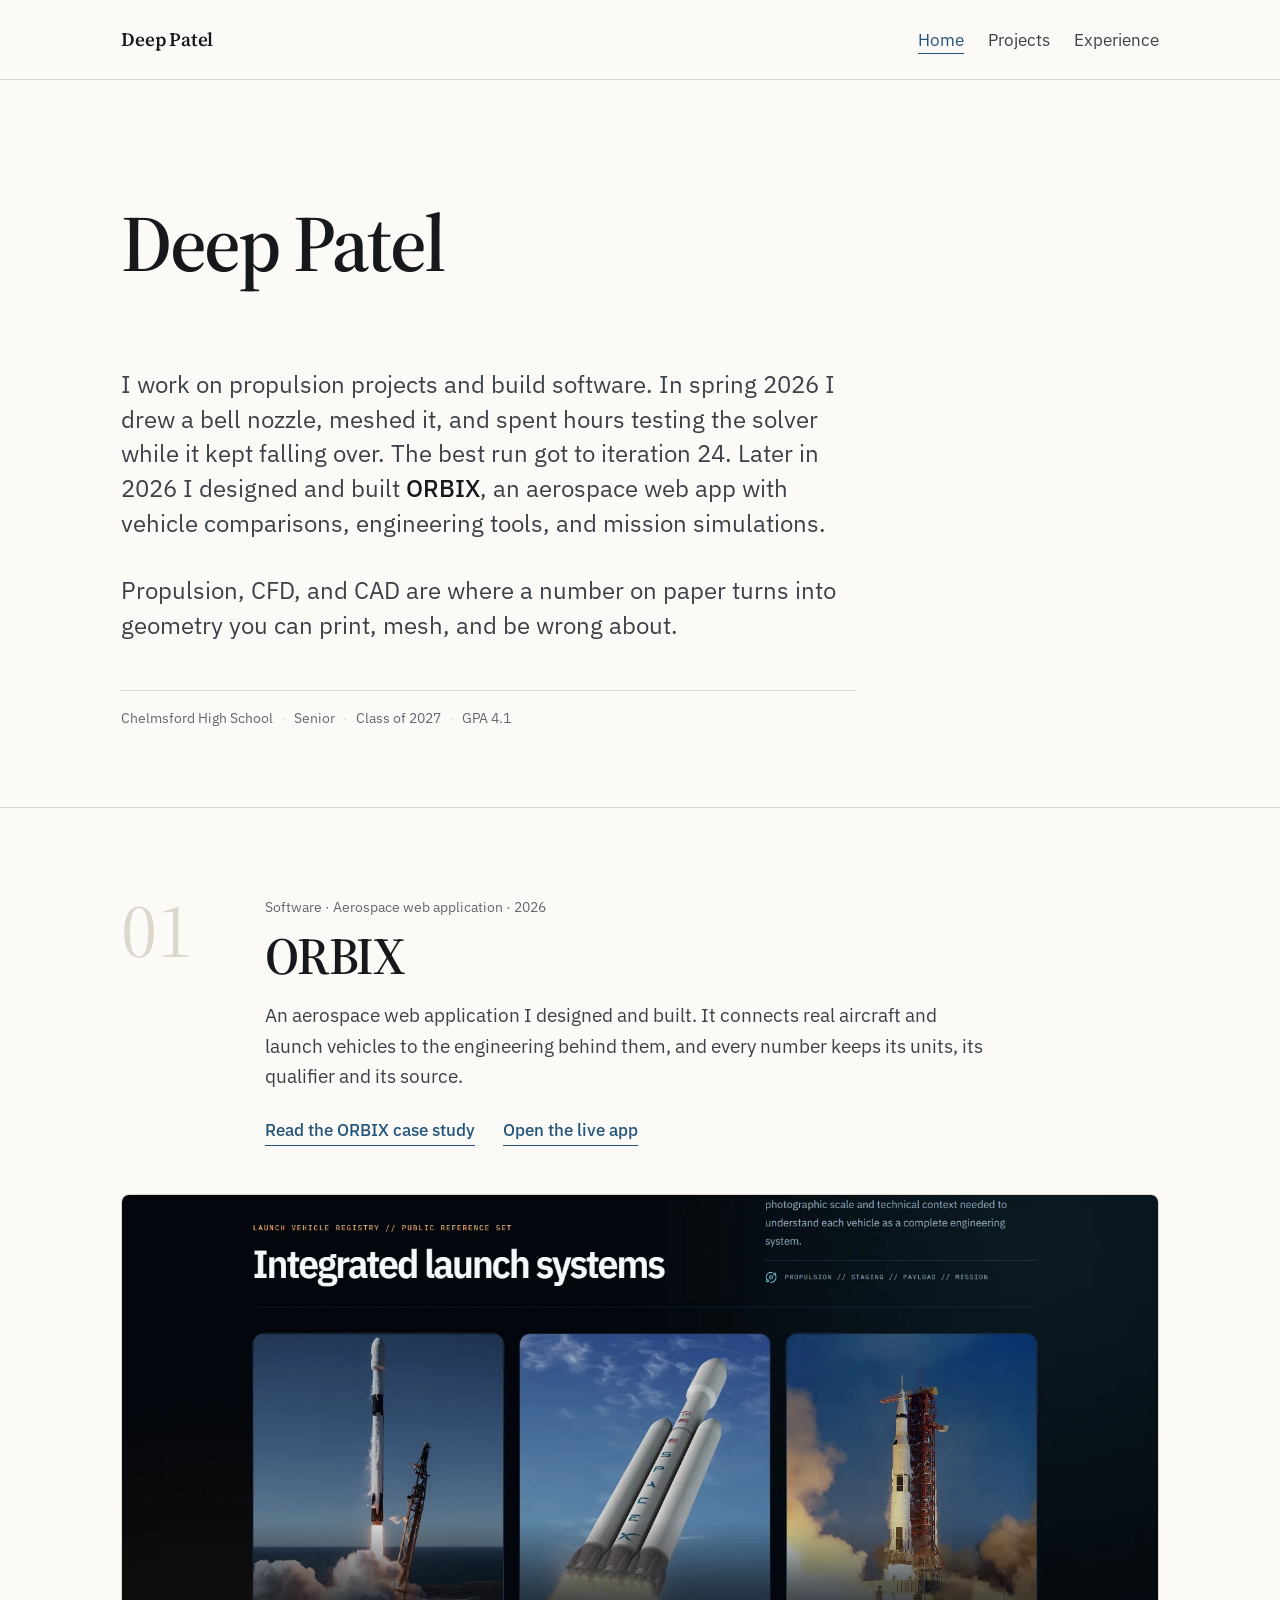
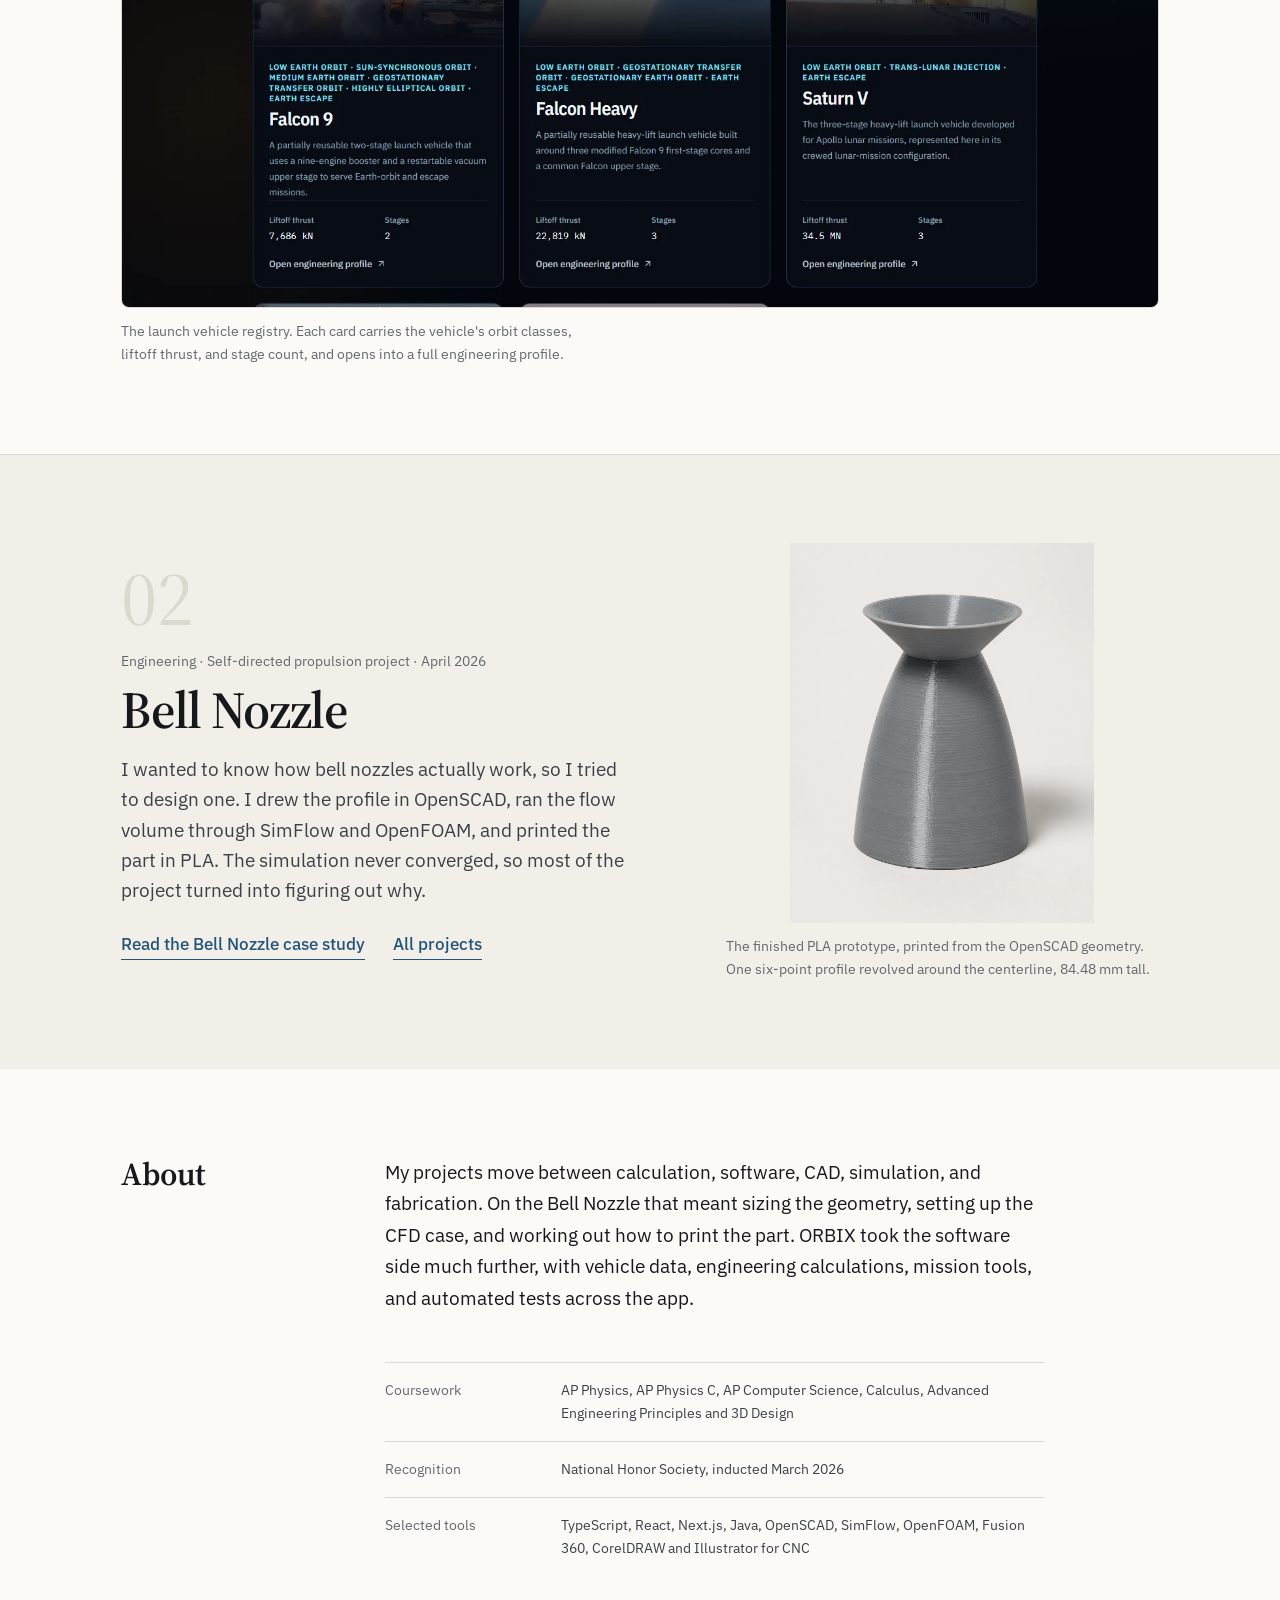
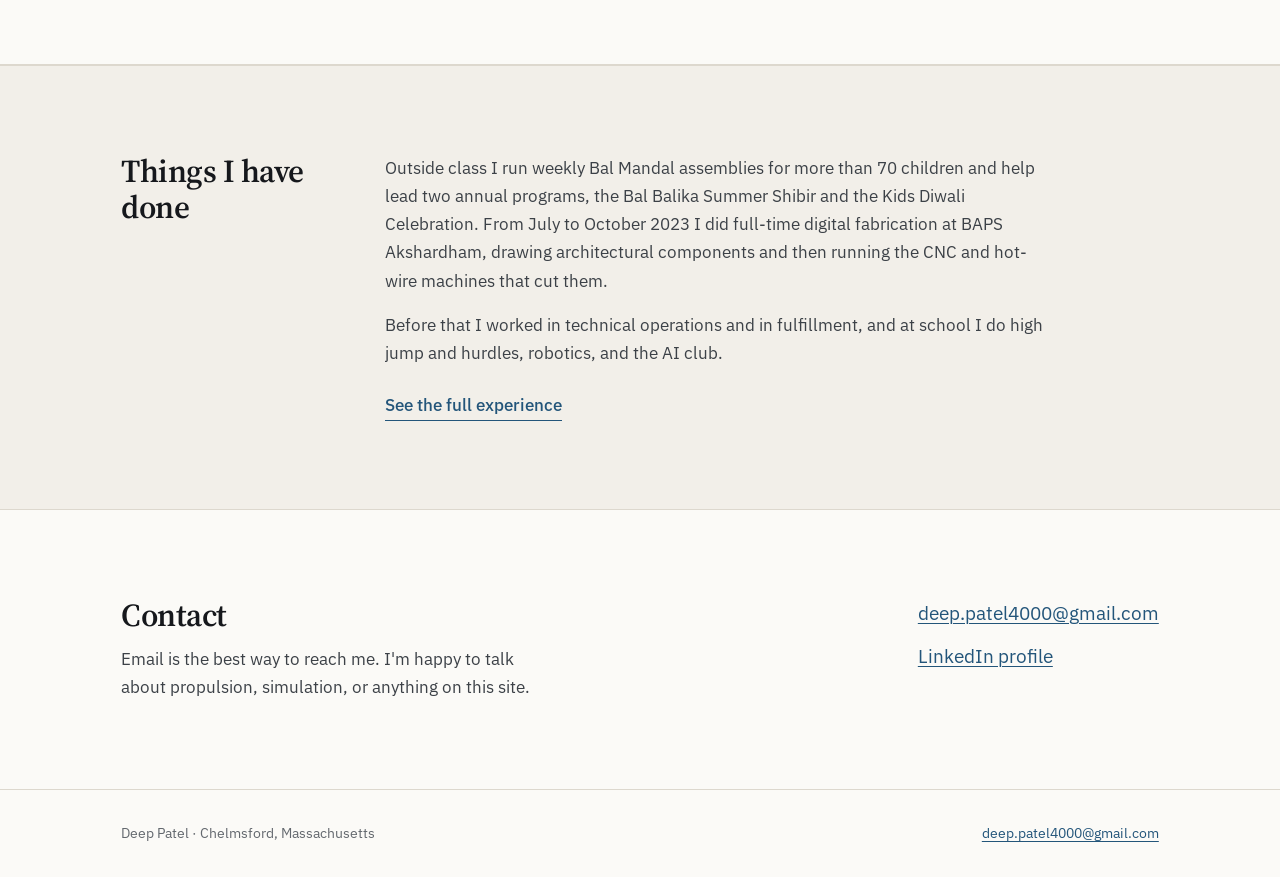
<file: index.html>
<!DOCTYPE html>
<html lang="en">
<head>
  <meta charset="UTF-8">
  <meta name="viewport" content="width=device-width, initial-scale=1">
  <title>Deep Patel · Aerospace and software work</title>
  <meta name="description" content="Deep Patel, a high school senior in Chelmsford, Massachusetts, working on rocket propulsion design, CFD, CAD, and software.">
  <link rel="canonical" href="https://deeppatel4000-pixel.github.io/">
  <meta property="og:type" content="website">
  <meta property="og:title" content="Deep Patel · Aerospace and software work">
  <meta property="og:description" content="Propulsion design, CFD, CAD, and software, by a high school senior in Chelmsford, Massachusetts.">
  <meta property="og:url" content="https://deeppatel4000-pixel.github.io/">
  <link rel="icon" href="favicon.svg" type="image/svg+xml">
  <link rel="stylesheet" href="styles.css">
</head>
<body>
  <a class="skip-link" href="#main">Skip to content</a>

  <header class="site-header">
    <div class="wrap site-header__inner">
      <a class="brand" href="/">Deep Patel</a>
      <nav class="site-nav" aria-label="Primary">
        <ul>
          <li><a href="/" aria-current="page">Home</a></li>
          <li><a href="/projects/">Projects</a></li>
          <li><a href="/experience/">Experience</a></li>
        </ul>
      </nav>
    </div>
  </header>

  <main id="main" tabindex="-1">
    <section class="hero" aria-labelledby="hero-name">
      <div class="wrap hero__inner">
        <h1 class="hero__name" id="hero-name">Deep Patel</h1>
        <div class="hero__body">
          <p>
            I work on propulsion projects and build software. In spring 2026 I drew a bell
            nozzle, meshed it, and spent hours testing the solver while it kept falling over.
            The best run got to iteration 24. Later in 2026 I designed and built
            <strong>ORBIX</strong>, an aerospace web app with vehicle comparisons, engineering
            tools, and mission simulations.
          </p>
          <p>
            Propulsion, CFD, and CAD are where a number on paper turns into geometry you can
            print, mesh, and be wrong about.
          </p>
        </div>
        <p class="hero__context">
          Chelmsford High School <span aria-hidden="true">·</span> Senior
          <span aria-hidden="true">·</span> Class of 2027 <span aria-hidden="true">·</span> GPA 4.1
        </p>
      </div>
    </section>

    <section id="work" aria-labelledby="work-title">
      <h2 class="visually-hidden" id="work-title">Work</h2>

      <article class="feature" aria-labelledby="orbix-title">
        <div class="wrap">
          <div class="feature__head">
            <p class="feature__index" aria-hidden="true">01</p>
            <div class="feature__intro">
              <p class="feature__kind">Software · Aerospace web application · 2026</p>
              <h3 class="feature__title" id="orbix-title">ORBIX</h3>
              <p class="feature__summary">
                An aerospace web application I designed and built. It connects real aircraft
                and launch vehicles to the engineering behind them, and every number keeps its
                units, its qualifier and its source.
              </p>
              <p class="feature__links">
                <a class="link-arrow" href="projects/orbix/">Read the ORBIX case study</a>
                <a class="link-arrow" href="https://orbix-aerospace.vercel.app" rel="noopener">Open the live app</a>
              </p>
            </div>
          </div>
        </div>

        <figure class="feature__figure">
          <div class="wrap">
            <img
              src="assets/orbix/orbix-launch-registry.webp"
              alt="The ORBIX launch vehicle registry: Falcon 9, Falcon Heavy, and Saturn V shown as cards with photographs, orbit classes, liftoff thrust, and stage counts."
              width="1585" height="1090" fetchpriority="high" decoding="async"
            >
            <figcaption>
              The launch vehicle registry. Each card carries the vehicle's orbit classes,
              liftoff thrust, and stage count, and opens into a full engineering profile.
            </figcaption>
          </div>
        </figure>
      </article>

      <article class="feature feature--tinted" aria-labelledby="nozzle-title">
        <div class="wrap feature__split">
          <div class="feature__panel">
            <p class="feature__index" aria-hidden="true">02</p>
            <p class="feature__kind">Engineering · Self-directed propulsion project · April 2026</p>
            <h3 class="feature__title" id="nozzle-title">Bell Nozzle</h3>
            <p class="feature__summary">
              I wanted to know how bell nozzles actually work, so I tried to design one. I drew
              the profile in OpenSCAD, ran the flow volume through SimFlow and OpenFOAM, and
              printed the part in PLA. The simulation never converged, so most of the project
              turned into figuring out why.
            </p>

            <p class="feature__links">
              <a class="link-arrow" href="projects/bell-nozzle/">Read the Bell Nozzle case study</a>
              <a class="link-arrow" href="projects/">All projects</a>
            </p>
          </div>

          <figure class="feature__aside feature__aside--portrait">
            <img
              src="assets/nozzle/bell-nozzle-printed.webp"
              alt="Gray 3D-printed PLA bell nozzle prototype standing on its exit face, with the narrow inlet cup at the top, the throat below it, and the bell widening to the exit at the base. FDM layer lines run across the whole surface."
              width="1122" height="1402" loading="lazy" decoding="async"
            >
            <figcaption>
              The finished PLA prototype, printed from the OpenSCAD geometry. One six-point
              profile revolved around the centerline, 84.48 mm tall.
            </figcaption>
          </figure>
        </div>
      </article>
    </section>

    <section class="section" id="about" aria-labelledby="about-title">
      <div class="wrap section__grid">
        <div class="section__rail">
          <h2 class="section__title" id="about-title">About</h2>
        </div>

        <div>
          <div class="prose prose--lead">
            <p>
              My projects move between calculation, software, CAD, simulation, and fabrication.
              On the Bell Nozzle that meant sizing the geometry, setting up the CFD case, and
              working out how to print the part. ORBIX took the software side much further,
              with vehicle data, engineering calculations, mission tools, and automated tests
              across the app.
            </p>
          </div>

          <dl class="inline-facts">
            <div>
              <dt>Coursework</dt>
              <dd>AP Physics, AP Physics C, AP Computer Science, Calculus, Advanced Engineering Principles and 3D Design</dd>
            </div>
            <div>
              <dt>Recognition</dt>
              <dd>National Honor Society, inducted March 2026</dd>
            </div>
            <div>
              <dt>Selected tools</dt>
              <dd>TypeScript, React, Next.js, Java, OpenSCAD, SimFlow, OpenFOAM, Fusion 360, CorelDRAW and Illustrator for CNC</dd>
            </div>
          </dl>
        </div>
      </div>
    </section>

    <section class="section section--tinted" id="experience" aria-labelledby="experience-title">
      <div class="wrap section__grid">
        <div class="section__rail">
          <h2 class="section__title" id="experience-title">Things I have done</h2>
        </div>
        <div>
          <div class="prose">
            <p>
              Outside class I run weekly Bal Mandal assemblies for more than 70 children and
              help lead two annual programs, the Bal Balika Summer Shibir and the Kids Diwali
              Celebration. From July to October 2023 I did full-time digital fabrication at
              BAPS Akshardham, drawing architectural components and then running the CNC and
              hot-wire machines that cut them.
            </p>
            <p>
              Before that I worked in technical operations and in fulfillment, and at school I
              do high jump and hurdles, robotics, and the AI club.
            </p>
          </div>

          <p class="feature__links">
            <a class="link-arrow" href="experience/">See the full experience</a>
          </p>
        </div>
      </div>
    </section>

    <section class="section" id="contact" aria-labelledby="contact-title">
      <div class="wrap contact">
        <div>
          <h2 class="section__title" id="contact-title">Contact</h2>
          <p class="contact__note">
            Email is the best way to reach me. I'm happy to talk about propulsion, simulation,
            or anything on this site.
          </p>
        </div>
        <div class="contact__links">
          <a href="mailto:deep.patel4000@gmail.com">deep.patel4000@gmail.com</a>
          <a href="https://www.linkedin.com/in/deep-patel-91ab41378/" rel="noopener">LinkedIn profile</a>
        </div>
      </div>
    </section>
  </main>

  <footer class="site-footer">
    <div class="wrap site-footer__inner">
      <p>Deep Patel · Chelmsford, Massachusetts</p>
      <p><a href="mailto:deep.patel4000@gmail.com">deep.patel4000@gmail.com</a></p>
    </div>
  </footer>

  <script src="script.js" defer></script>
</body>
</html>
</file>
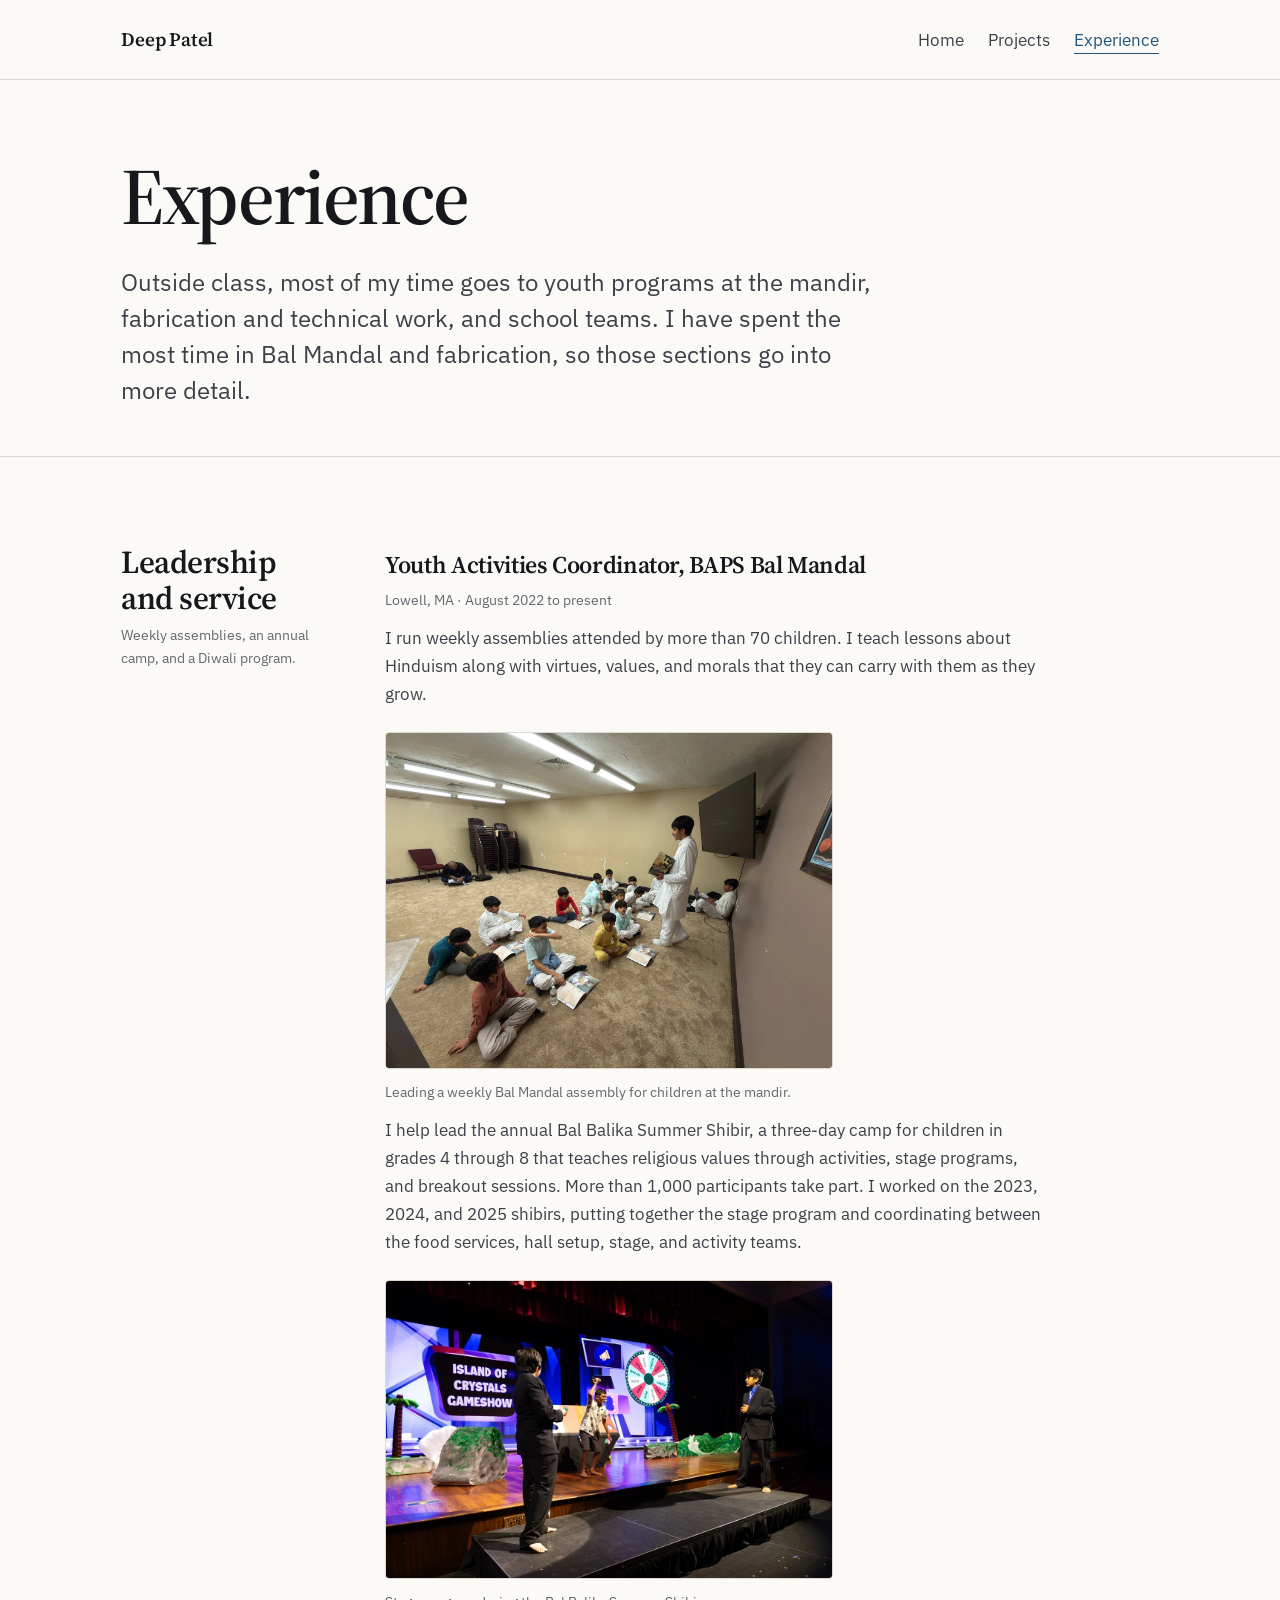
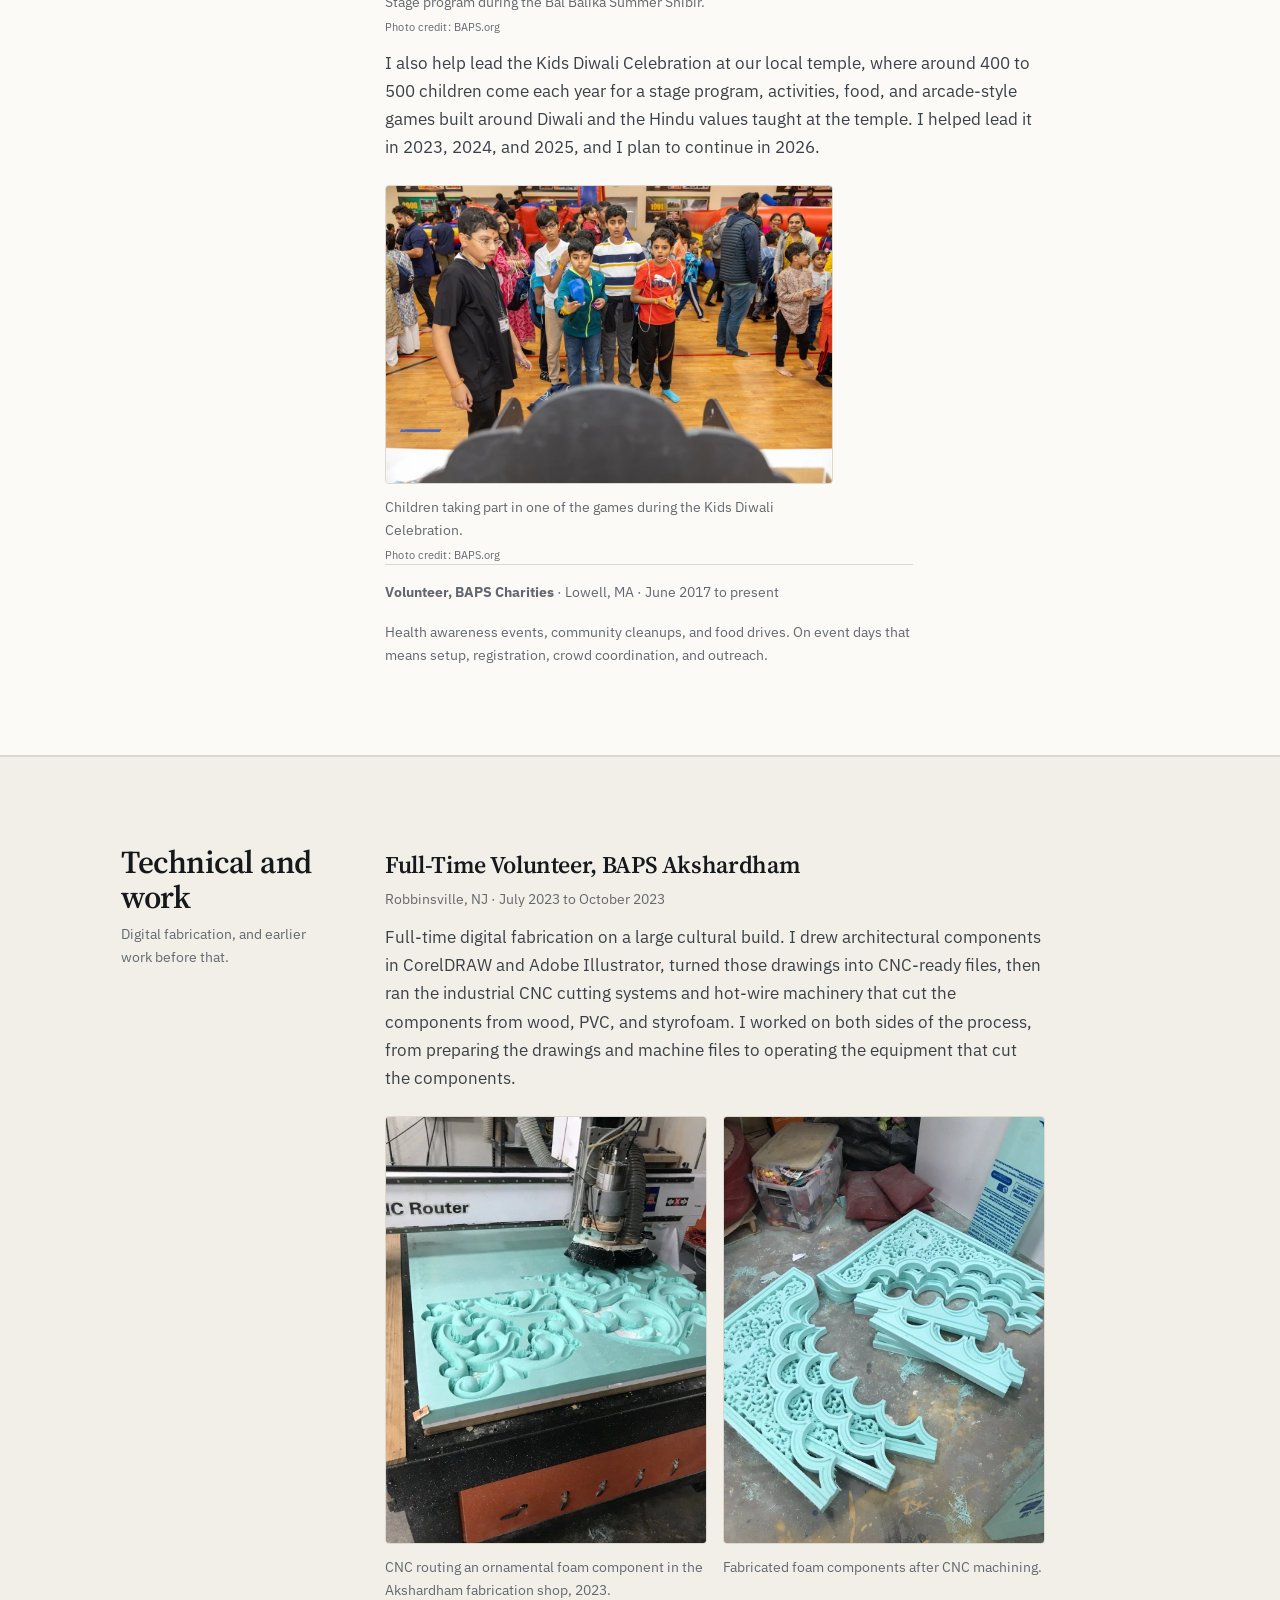
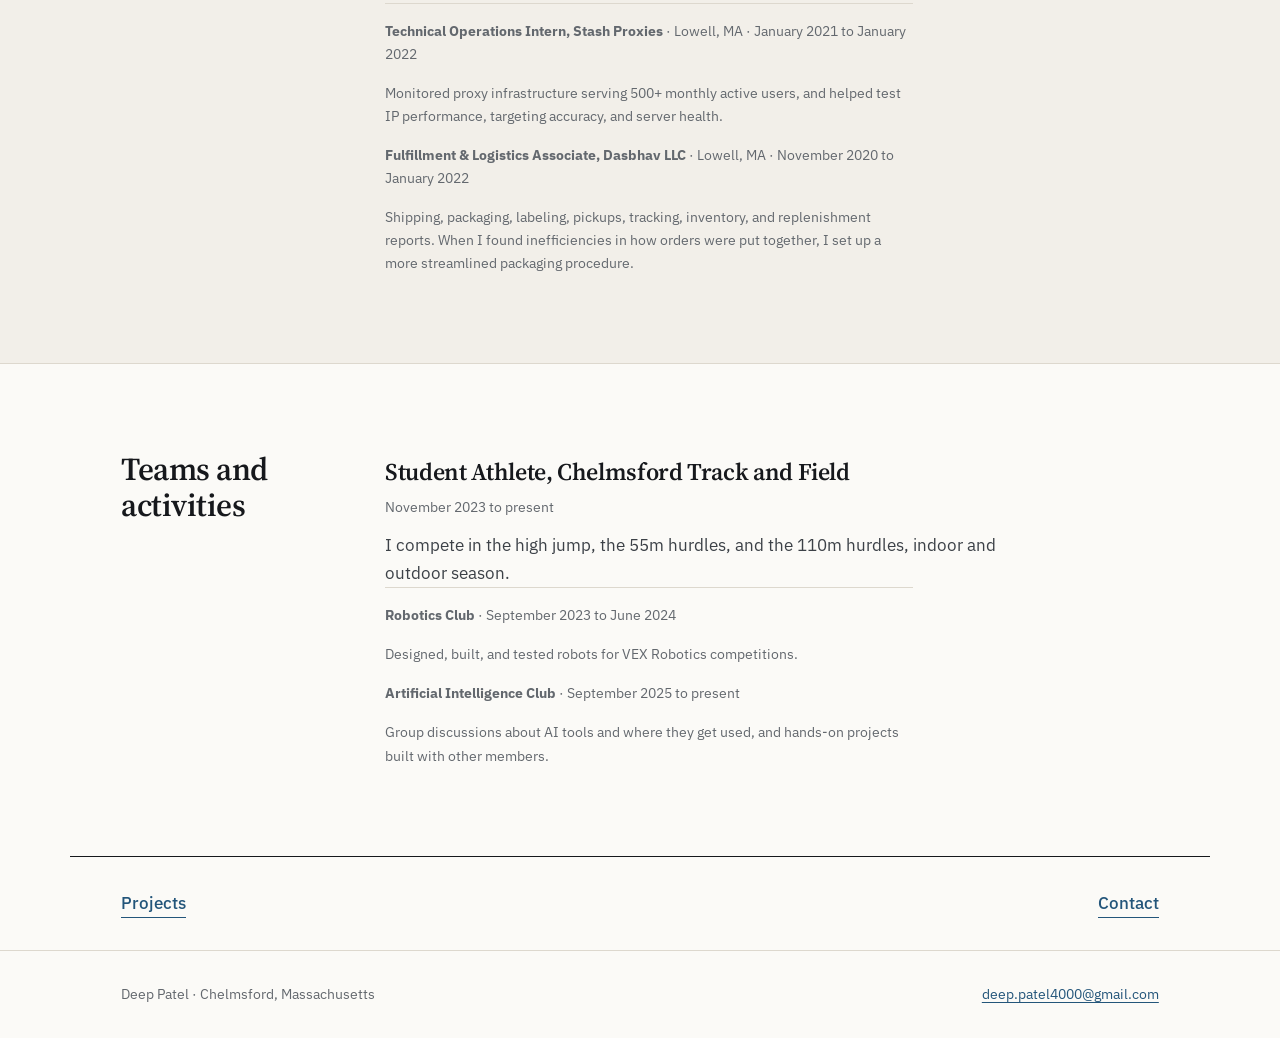
<file: experience/index.html>
<!DOCTYPE html>
<html lang="en">
<head>
  <meta charset="UTF-8">
  <meta name="viewport" content="width=device-width, initial-scale=1">
  <title>Experience · Deep Patel</title>
  <meta name="description" content="Youth leadership at BAPS Bal Mandal, full-time digital fabrication at BAPS Akshardham, early technical work, track and field, robotics, and the AI club.">
  <link rel="canonical" href="https://deeppatel4000-pixel.github.io/experience/">
  <meta property="og:type" content="article">
  <meta property="og:title" content="Experience · Deep Patel">
  <meta property="og:description" content="Youth leadership, digital fabrication, early technical work, and school teams.">
  <link rel="icon" href="../favicon.svg" type="image/svg+xml">
  <link rel="stylesheet" href="../styles.css">
</head>
<body>
  <a class="skip-link" href="#main">Skip to content</a>

  <header class="site-header">
    <div class="wrap site-header__inner">
      <a class="brand" href="/">Deep Patel</a>
      <nav class="site-nav" aria-label="Primary">
        <ul>
          <li><a href="/">Home</a></li>
          <li><a href="/projects/">Projects</a></li>
          <li><a href="/experience/" aria-current="page">Experience</a></li>
        </ul>
      </nav>
    </div>
  </header>

  <main id="main" tabindex="-1">
    <div class="project-header">
      <div class="wrap">
        <h1 class="project-header__title">Experience</h1>
        <p class="lede">
          Outside class, most of my time goes to youth programs at the mandir, fabrication and
          technical work, and school teams. I have spent the most time in Bal Mandal and
          fabrication, so those sections go into more detail.
        </p>
      </div>
    </div>

    <section class="section" aria-labelledby="xp-leadership">
      <div class="wrap section__grid">
        <div class="section__rail">
          <h2 class="section__title" id="xp-leadership">Leadership and service</h2>
          <p class="section__note">Weekly assemblies, an annual camp, and a Diwali program.</p>
        </div>
        <div>
          <p class="group__role">Youth Activities Coordinator, BAPS Bal Mandal</p>
          <p class="group__when">Lowell, MA · August 2022 to present</p>
          <p class="group__detail">
            I run weekly assemblies attended by more than 70 children. I teach lessons
            about Hinduism along with virtues, values, and morals that they can carry
            with them as they grow.
          </p>

          <div class="evidence evidence--compact">
            <figure>
              <img
                src="../assets/bal-mandal/weekly-assembly-teaching.webp"
                alt="Standing and teaching from a book to a group of children sitting on the floor with their own books open during a weekly Bal Mandal assembly."
                width="1600" height="1200" loading="lazy" decoding="async"
              >
              <figcaption>
                Leading a weekly Bal Mandal assembly for children at the mandir.
              </figcaption>
            </figure>
          </div>

          <p class="group__detail">
            I help lead the annual Bal Balika Summer Shibir, a three-day camp for children
            in grades 4 through 8 that teaches religious values through activities, stage
            programs, and breakout sessions. More than 1,000 participants take part. I worked
            on the 2023, 2024, and 2025 shibirs, putting together the stage program and
            coordinating between the food services, hall setup, stage, and activity teams.
          </p>

          <div class="evidence evidence--compact">
            <figure>
              <img
                src="../assets/bal-mandal/shibir-stage-program-gameshow.webp"
                alt="Stage program with presenters and an Island of Crystals gameshow set during Bal Balika Summer Shibir."
                width="1200" height="800" loading="lazy" decoding="async"
              >
              <figcaption>
                Stage program during the Bal Balika Summer Shibir.
                <span class="credit">Photo credit: BAPS.org</span>
              </figcaption>
            </figure>
          </div>

          <p class="group__detail">
            I also help lead the Kids Diwali Celebration at our local temple, where around
            400 to 500 children come each year for a stage program, activities, food, and
            arcade-style games built around Diwali and the Hindu values taught at the
            temple. I helped lead it in 2023, 2024, and 2025, and I plan to continue in
            2026.
          </p>

          <div class="evidence evidence--compact">
            <figure>
              <img
                src="../assets/bal-mandal/kdc-kids-game-activity.webp"
                alt="Children participating in a game during the Kids Diwali Celebration with other activities in the background."
                width="1200" height="800" loading="lazy" decoding="async"
              >
              <figcaption>
                Children taking part in one of the games during the Kids Diwali Celebration.
                <span class="credit">Photo credit: BAPS.org</span>
              </figcaption>
            </figure>
          </div>

          <div class="group__also prose">
            <p>
              <strong>Volunteer, BAPS Charities</strong> · Lowell, MA · June 2017 to present
            </p>
            <p>
              Health awareness events, community cleanups, and food drives. On event days
              that means setup, registration, crowd coordination, and outreach.
            </p>
          </div>
        </div>
      </div>
    </section>

    <section class="section section--tinted" aria-labelledby="xp-technical">
      <div class="wrap section__grid">
        <div class="section__rail">
          <h2 class="section__title" id="xp-technical">Technical and work</h2>
          <p class="section__note">Digital fabrication, and earlier work before that.</p>
        </div>
        <div>
          <p class="group__role">Full-Time Volunteer, BAPS Akshardham</p>
          <p class="group__when">Robbinsville, NJ · July 2023 to October 2023</p>
          <p class="group__detail">
            Full-time digital fabrication on a large cultural build. I drew architectural
            components in CorelDRAW and Adobe Illustrator, turned those drawings into
            CNC-ready files, then ran the industrial CNC cutting systems and hot-wire
            machinery that cut the components from wood, PVC, and styrofoam. I worked on
            both sides of the process, from preparing the drawings and machine files to
            operating the equipment that cut the components.
          </p>

          <div class="evidence">
            <figure>
              <img
                src="../assets/akshardham/cnc-cutting-ornamental-foam.webp"
                alt="CNC router machining an ornamental architectural pattern into a large turquoise foam panel."
                width="960" height="1280" loading="lazy" decoding="async"
              >
              <figcaption>
                CNC routing an ornamental foam component in the Akshardham fabrication
                shop, 2023.
              </figcaption>
            </figure>
            <figure>
              <img
                src="../assets/akshardham/finished-foam-components.webp"
                alt="Turquoise ornamental foam components laid out on a workshop floor after CNC machining."
                width="960" height="1280" loading="lazy" decoding="async"
              >
              <figcaption>
                Fabricated foam components after CNC machining.
              </figcaption>
            </figure>
          </div>

          <div class="group__also prose">
            <p>
              <strong>Technical Operations Intern, Stash Proxies</strong> · Lowell, MA ·
              January 2021 to January 2022
            </p>
            <p>
              Monitored proxy infrastructure serving 500+ monthly active users, and helped
              test IP performance, targeting accuracy, and server health.
            </p>
            <p>
              <strong>Fulfillment &amp; Logistics Associate, Dasbhav LLC</strong> ·
              Lowell, MA · November 2020 to January 2022
            </p>
            <p>
              Shipping, packaging, labeling, pickups, tracking, inventory, and replenishment
              reports. When I found inefficiencies in how orders were put together, I set up
              a more streamlined packaging procedure.
            </p>
          </div>
        </div>
      </div>
    </section>

    <section class="section" aria-labelledby="xp-teams">
      <div class="wrap section__grid">
        <div class="section__rail">
          <h2 class="section__title" id="xp-teams">Teams and activities</h2>
        </div>
        <div>
          <p class="group__role">Student Athlete, Chelmsford Track and Field</p>
          <p class="group__when">November 2023 to present</p>
          <p class="group__detail">
            I compete in the high jump, the 55m hurdles, and the 110m hurdles, indoor and
            outdoor season.
          </p>

          <div class="group__also prose">
            <p>
              <strong>Robotics Club</strong> · September 2023 to June 2024
            </p>
            <p>
              Designed, built, and tested robots for VEX Robotics competitions.
            </p>
            <p>
              <strong>Artificial Intelligence Club</strong> · September 2025 to present
            </p>
            <p>
              Group discussions about AI tools and where they get used, and hands-on projects
              built with other members.
            </p>
          </div>
        </div>
      </div>
    </section>

    <nav class="wrap project-nav" aria-label="Site">
      <a href="../projects/">Projects</a>
      <a href="../#contact">Contact</a>
    </nav>
  </main>

  <footer class="site-footer">
    <div class="wrap site-footer__inner">
      <p>Deep Patel · Chelmsford, Massachusetts</p>
      <p><a href="mailto:deep.patel4000@gmail.com">deep.patel4000@gmail.com</a></p>
    </div>
  </footer>

  <script src="../script.js" defer></script>
</body>
</html>
</file>
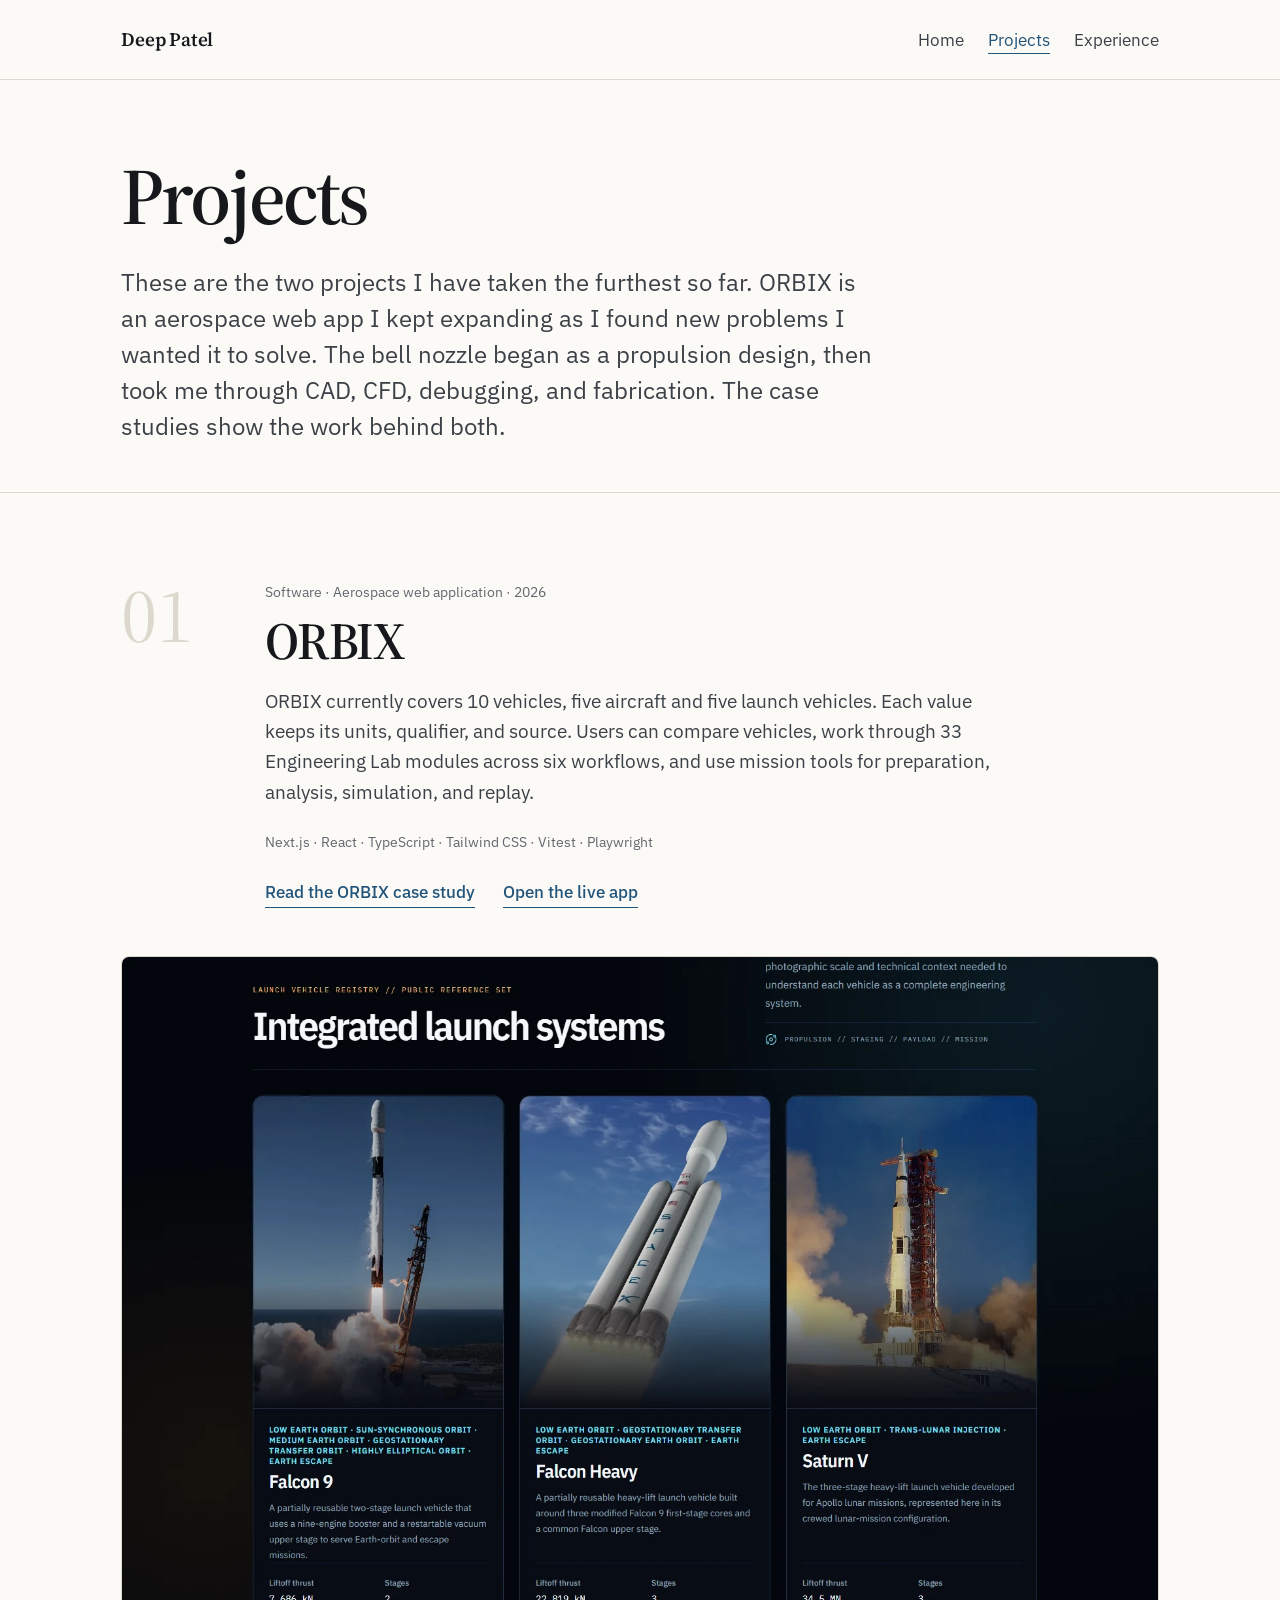
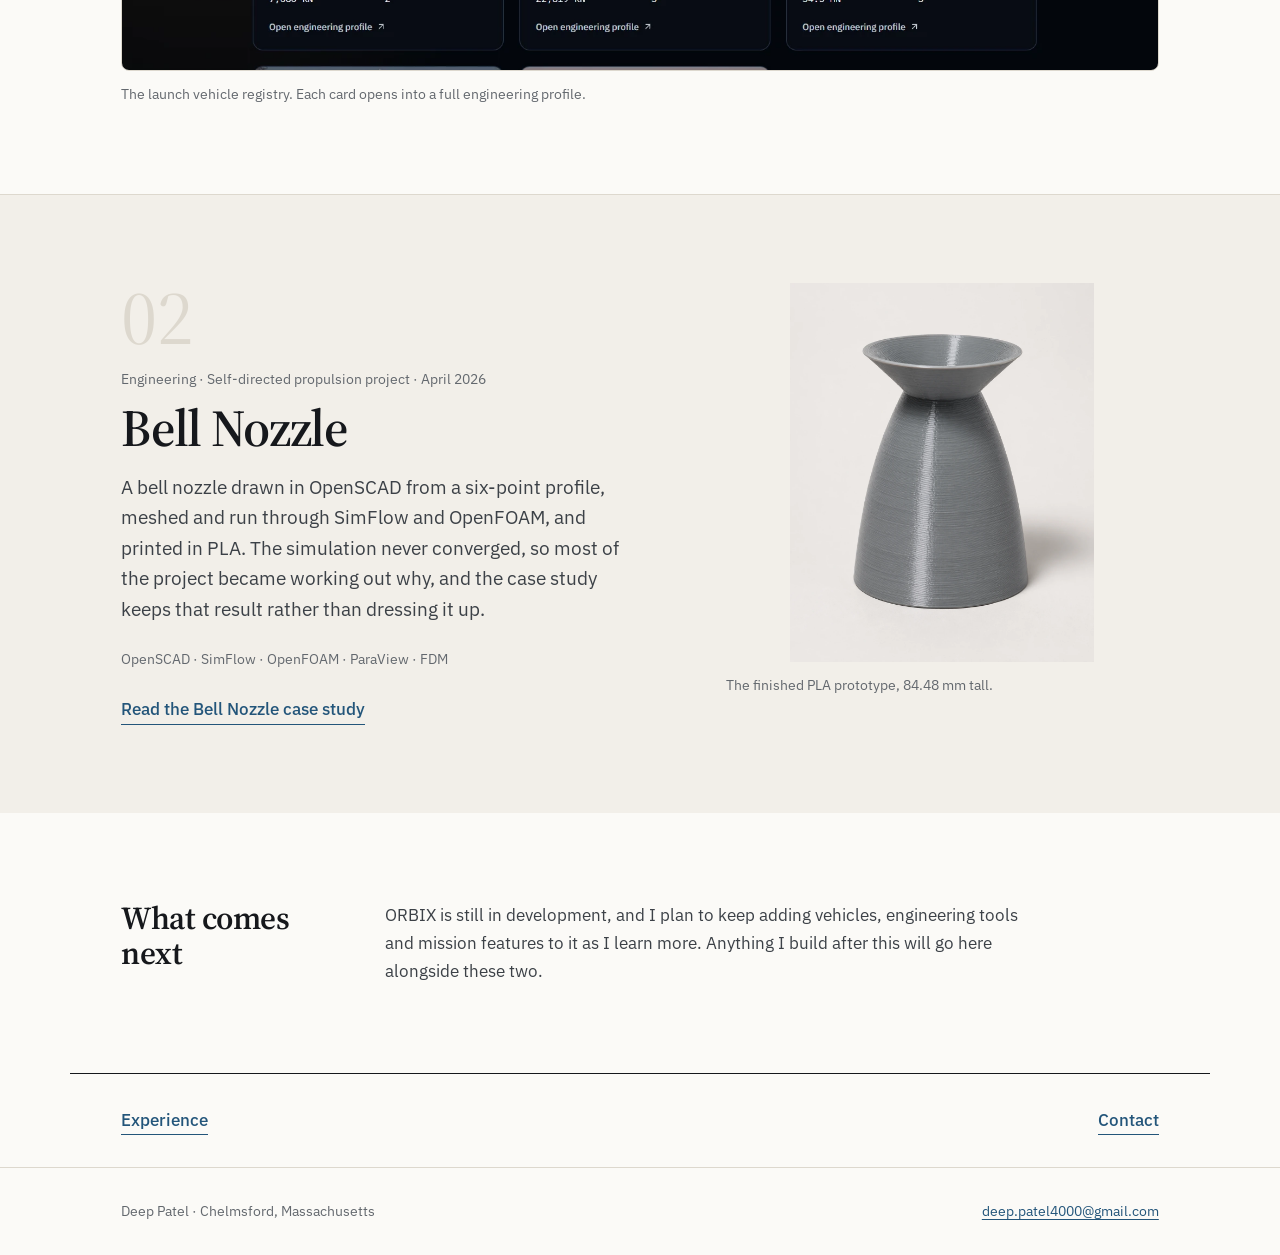
<file: projects/index.html>
<!DOCTYPE html>
<html lang="en">
<head>
  <meta charset="UTF-8">
  <meta name="viewport" content="width=device-width, initial-scale=1">
  <title>Projects · Deep Patel</title>
  <meta name="description" content="ORBIX, an aerospace web application, and a bell nozzle designed in OpenSCAD, simulated in OpenFOAM, and printed in PLA.">
  <link rel="canonical" href="https://deeppatel4000-pixel.github.io/projects/">
  <meta property="og:type" content="website">
  <meta property="og:title" content="Projects · Deep Patel">
  <meta property="og:description" content="An aerospace web application, and a bell nozzle taken from geometry to a printed part.">
  <link rel="icon" href="../favicon.svg" type="image/svg+xml">
  <link rel="stylesheet" href="../styles.css">
</head>
<body>
  <a class="skip-link" href="#main">Skip to content</a>

  <header class="site-header">
    <div class="wrap site-header__inner">
      <a class="brand" href="/">Deep Patel</a>
      <nav class="site-nav" aria-label="Primary">
        <ul>
          <li><a href="/">Home</a></li>
          <li><a href="/projects/" aria-current="page">Projects</a></li>
          <li><a href="/experience/">Experience</a></li>
        </ul>
      </nav>
    </div>
  </header>

  <main id="main" tabindex="-1">
    <div class="project-header">
      <div class="wrap">
        <h1 class="project-header__title">Projects</h1>
        <p class="lede">
          These are the two projects I have taken the furthest so far. ORBIX is an aerospace
          web app I kept expanding as I found new problems I wanted it to solve. The bell
          nozzle began as a propulsion design, then took me through CAD, CFD, debugging, and
          fabrication. The case studies show the work behind both.
        </p>
      </div>
    </div>

    <section id="work" aria-labelledby="projects-title">
      <h2 class="visually-hidden" id="projects-title">Project index</h2>

      <article class="feature" aria-labelledby="p-orbix">
        <div class="wrap">
          <div class="feature__head">
            <p class="feature__index" aria-hidden="true">01</p>
            <div class="feature__intro">
              <p class="feature__kind">Software · Aerospace web application · 2026</p>
              <h3 class="feature__title" id="p-orbix">ORBIX</h3>
              <p class="feature__summary">
                ORBIX currently covers 10 vehicles, five aircraft and five launch vehicles.
                Each value keeps its units, qualifier, and source. Users can compare vehicles,
                work through 33 Engineering Lab modules across six workflows, and use mission
                tools for preparation, analysis, simulation, and replay.
              </p>
              <p class="feature__tools">Next.js · React · TypeScript · Tailwind CSS · Vitest · Playwright</p>
              <p class="feature__links">
                <a class="link-arrow" href="orbix/">Read the ORBIX case study</a>
                <a class="link-arrow" href="https://orbix-aerospace.vercel.app" rel="noopener">Open the live app</a>
              </p>
            </div>
          </div>
        </div>

        <figure class="feature__figure">
          <div class="wrap">
            <img
              src="../assets/orbix/orbix-launch-registry.webp"
              alt="The ORBIX launch vehicle registry: Falcon 9, Falcon Heavy, and Saturn V shown as cards with photographs, orbit classes, liftoff thrust, and stage counts."
              width="1585" height="1090" loading="lazy" decoding="async"
            >
            <figcaption>
              The launch vehicle registry. Each card opens into a full engineering profile.
            </figcaption>
          </div>
        </figure>
      </article>

      <article class="feature feature--tinted" aria-labelledby="p-nozzle">
        <div class="wrap feature__split">
          <div class="feature__panel">
            <p class="feature__index" aria-hidden="true">02</p>
            <p class="feature__kind">Engineering · Self-directed propulsion project · April 2026</p>
            <h3 class="feature__title" id="p-nozzle">Bell Nozzle</h3>
            <p class="feature__summary">
              A bell nozzle drawn in OpenSCAD from a six-point profile, meshed and run through
              SimFlow and OpenFOAM, and printed in PLA. The simulation never converged, so most
              of the project became working out why, and the case study keeps that result
              rather than dressing it up.
            </p>
            <p class="feature__tools">OpenSCAD · SimFlow · OpenFOAM · ParaView · FDM</p>
            <p class="feature__links">
              <a class="link-arrow" href="bell-nozzle/">Read the Bell Nozzle case study</a>
            </p>
          </div>

          <figure class="feature__aside feature__aside--portrait">
            <img
              src="../assets/nozzle/bell-nozzle-printed.webp"
              alt="Gray 3D-printed PLA bell nozzle prototype standing on its exit face, with the narrow inlet cup at the top, the throat below it, and the bell widening to the exit at the base."
              width="1122" height="1402" loading="lazy" decoding="async"
            >
            <figcaption>
              The finished PLA prototype, 84.48 mm tall.
            </figcaption>
          </figure>
        </div>
      </article>
    </section>

    <section class="section" aria-labelledby="p-next">
      <div class="wrap section__grid">
        <div class="section__rail">
          <h2 class="section__title" id="p-next">What comes next</h2>
        </div>
        <div class="prose">
          <p>
            ORBIX is still in development, and I plan to keep adding vehicles, engineering
            tools and mission features to it as I learn more. Anything I build after this
            will go here alongside these two.
          </p>
        </div>
      </div>
    </section>

    <nav class="wrap project-nav" aria-label="Site">
      <a href="../experience/">Experience</a>
      <a href="../#contact">Contact</a>
    </nav>
  </main>

  <footer class="site-footer">
    <div class="wrap site-footer__inner">
      <p>Deep Patel · Chelmsford, Massachusetts</p>
      <p><a href="mailto:deep.patel4000@gmail.com">deep.patel4000@gmail.com</a></p>
    </div>
  </footer>

  <script src="../script.js" defer></script>
</body>
</html>
</file>
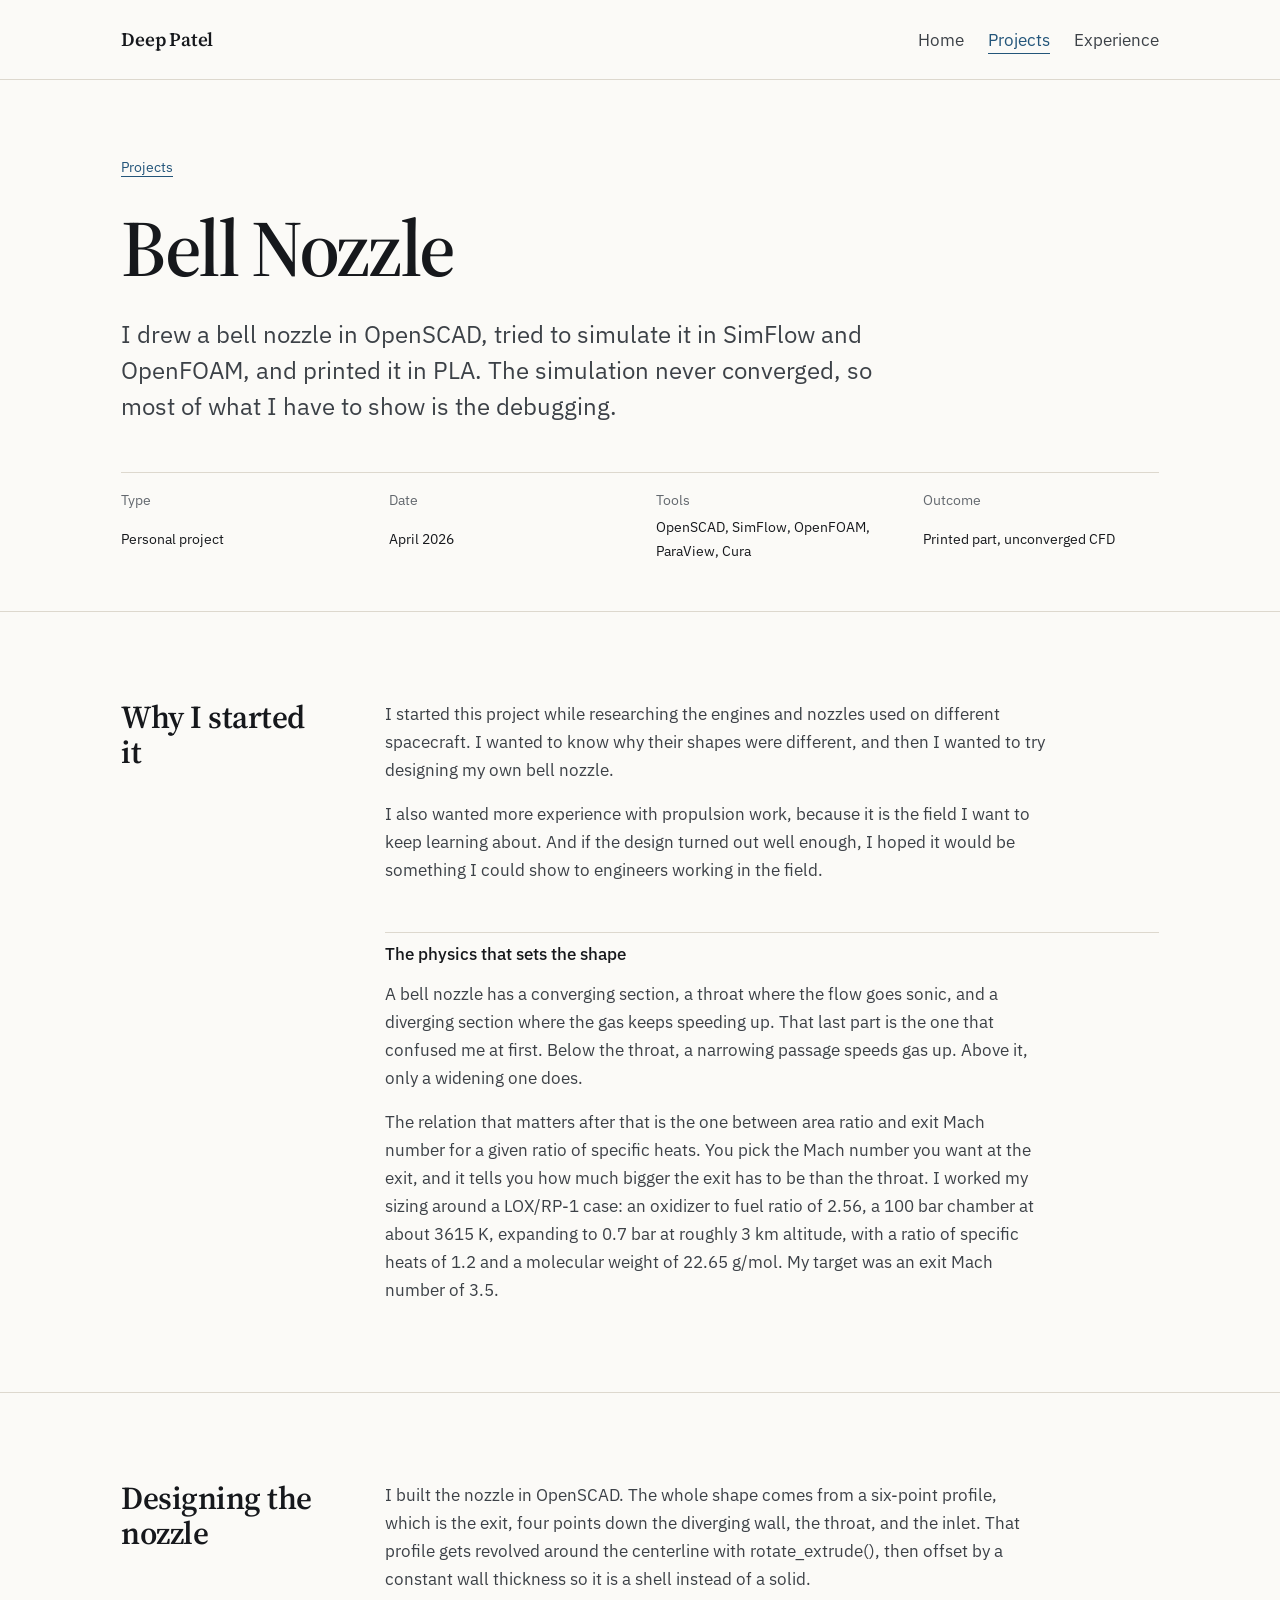
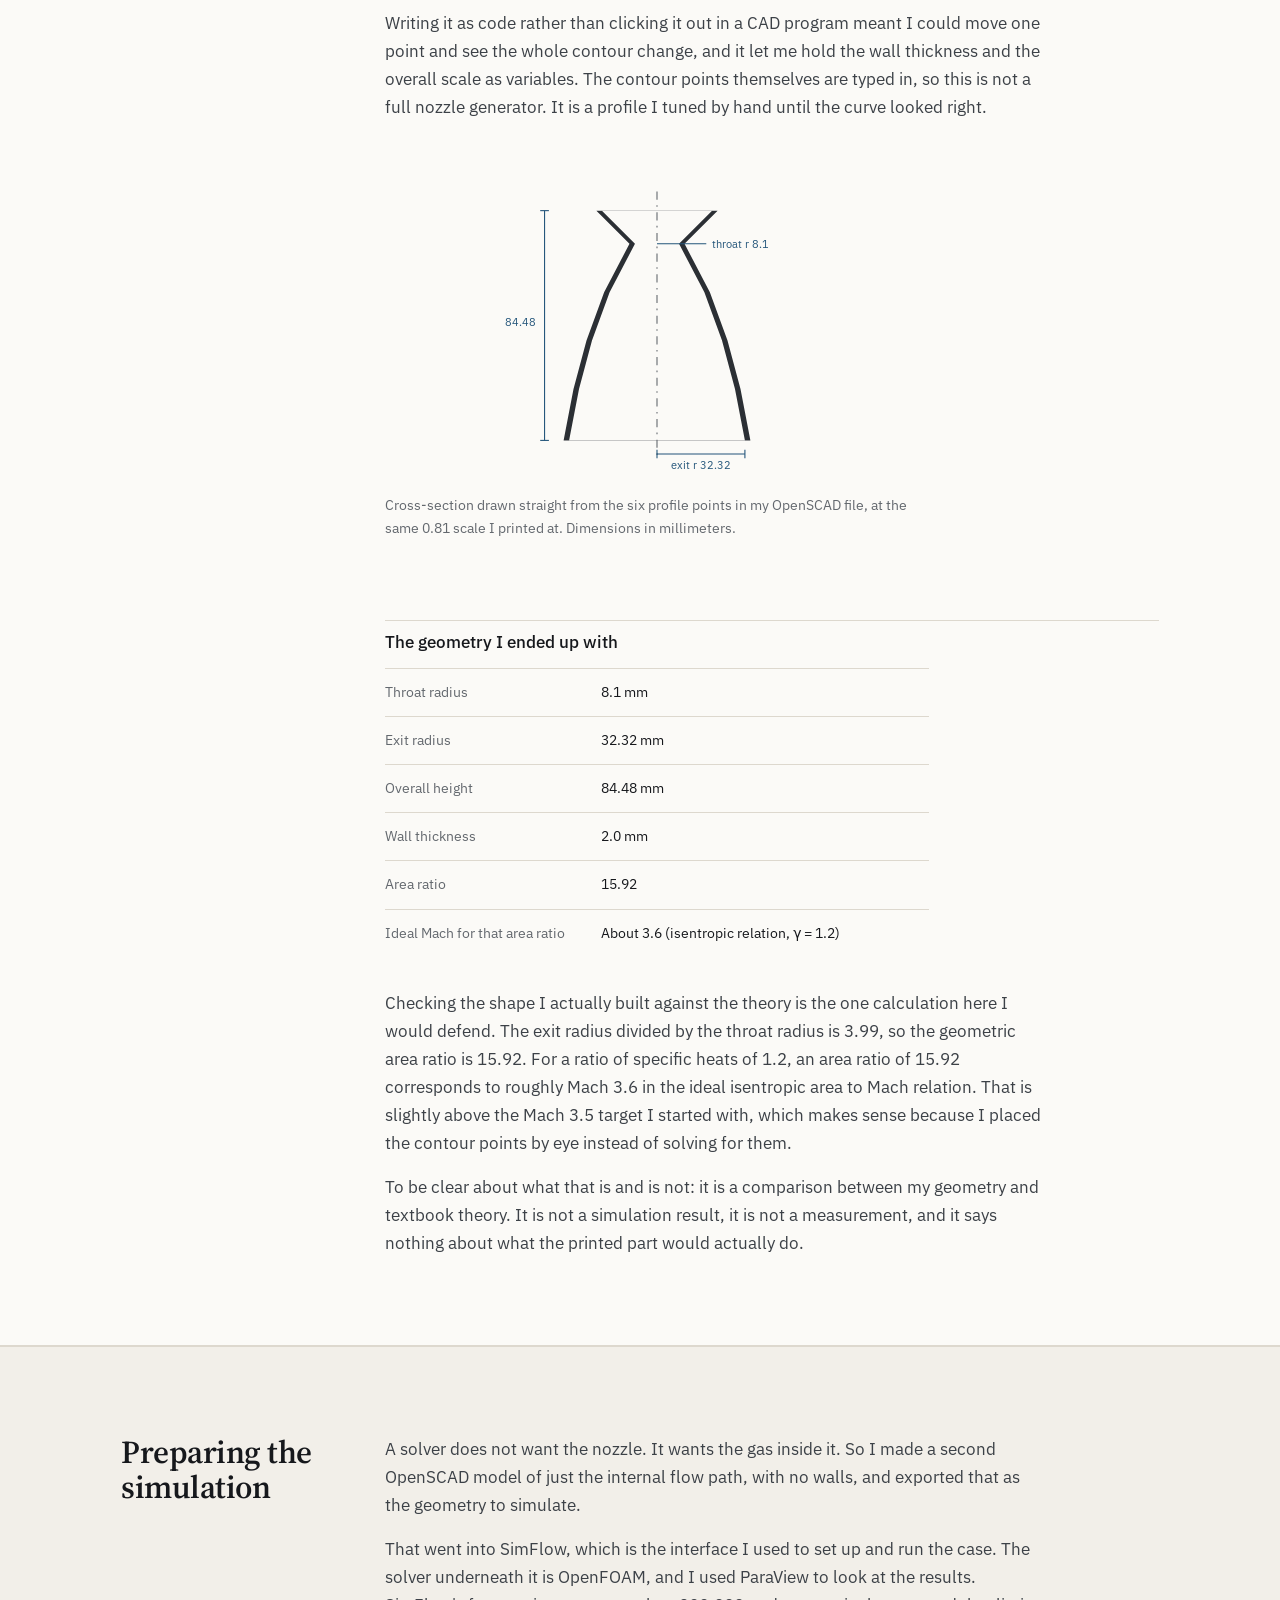
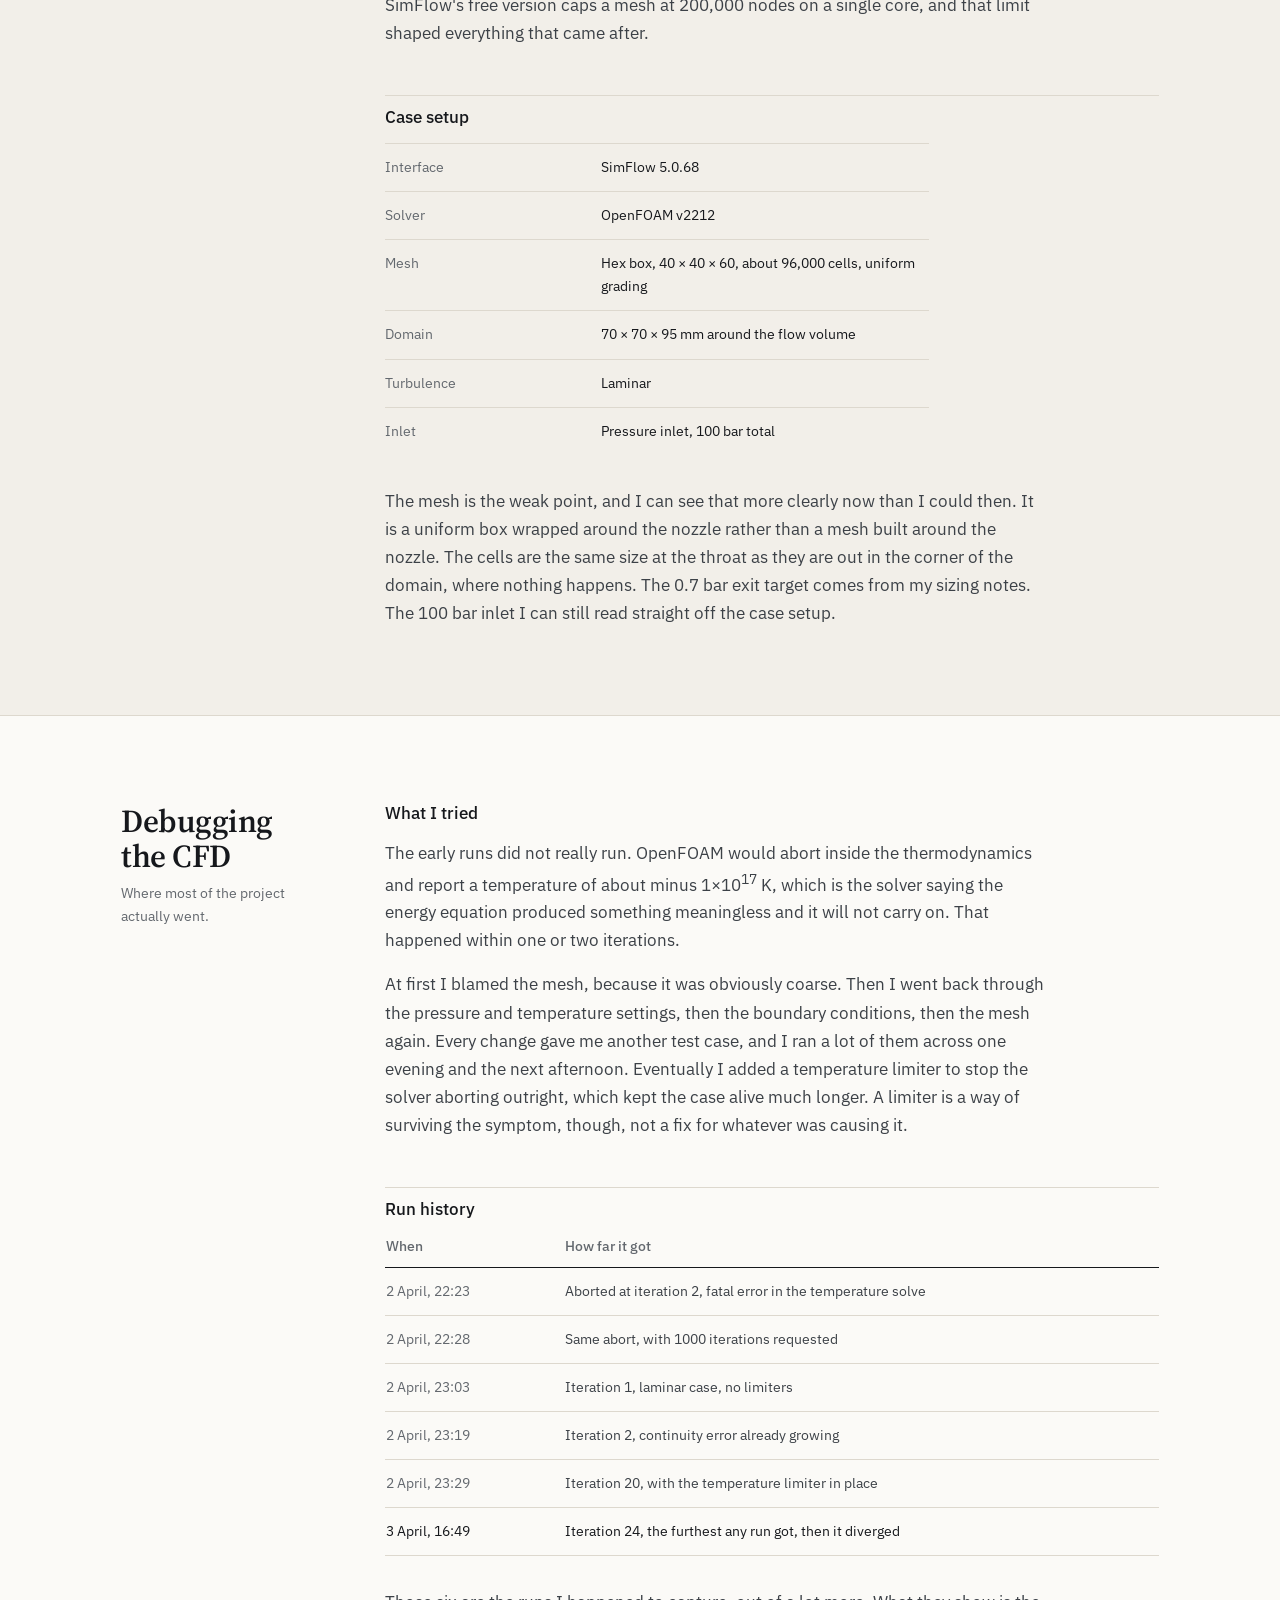
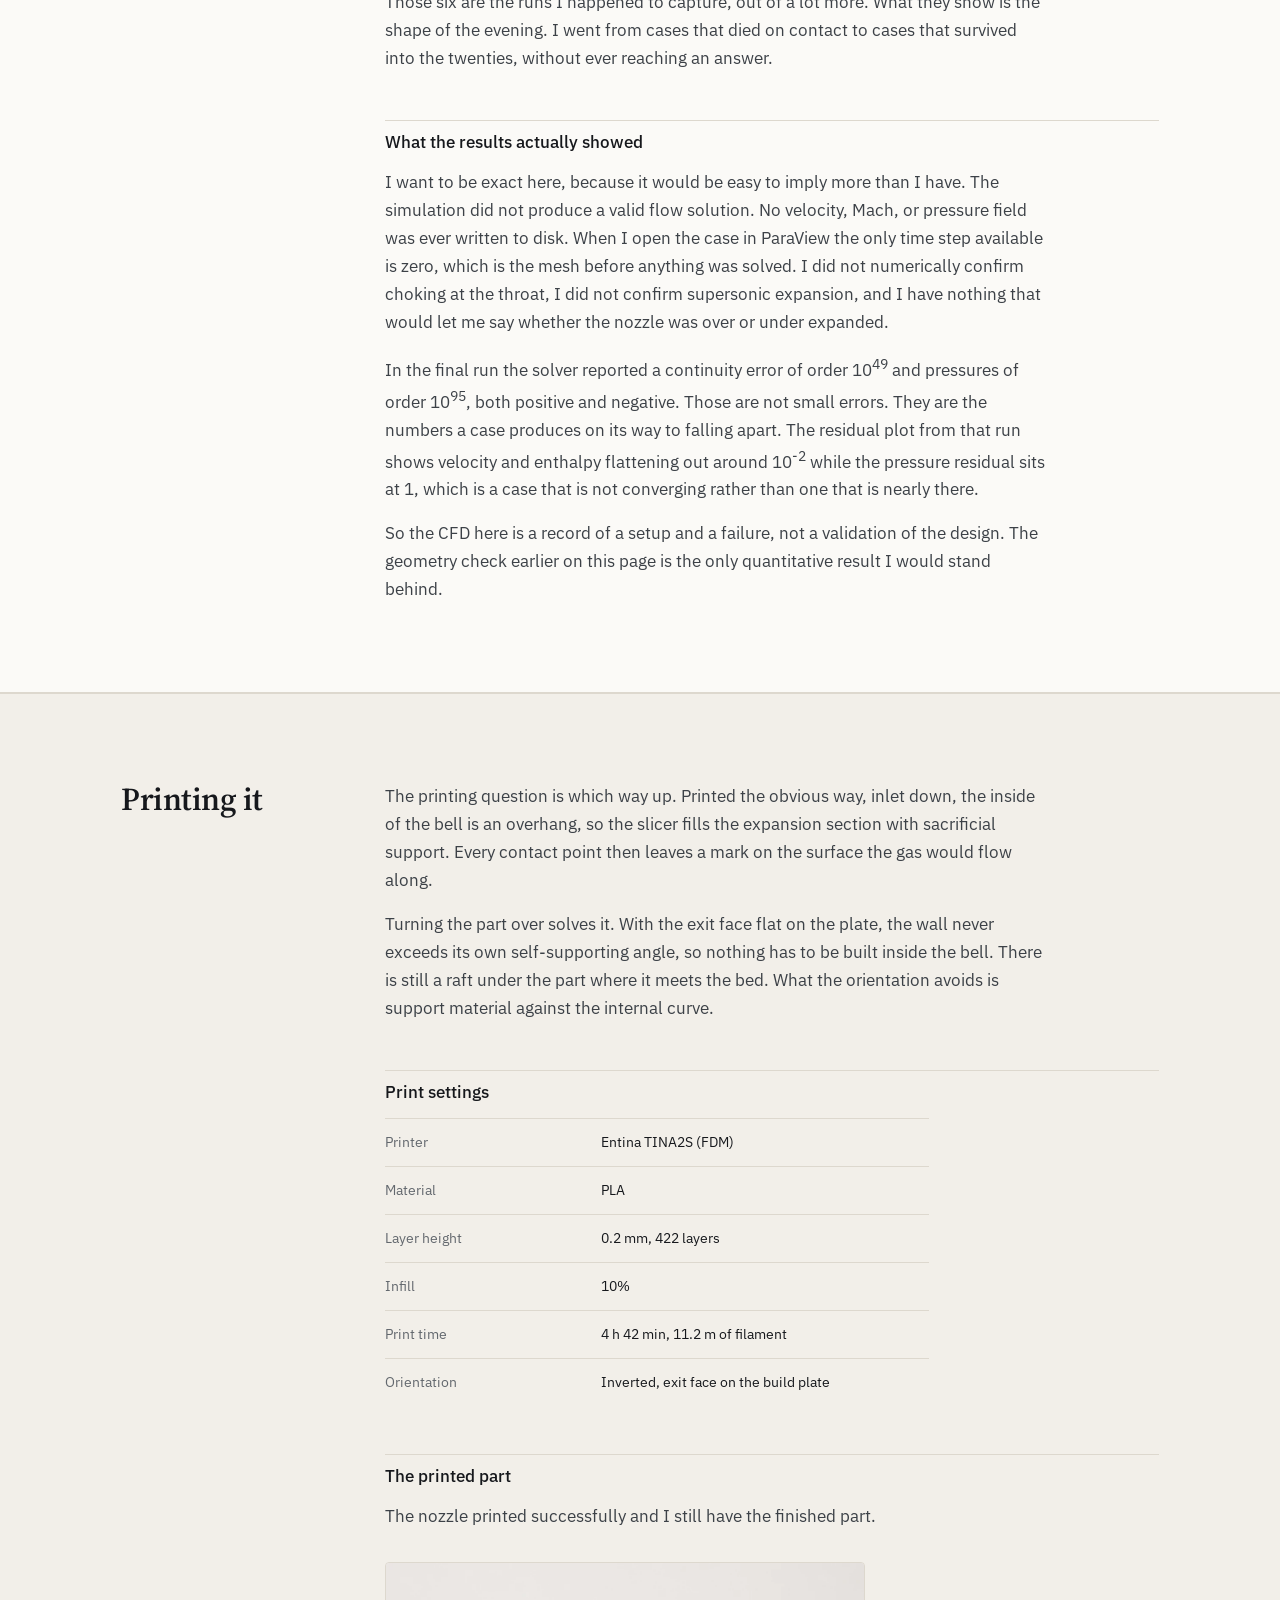
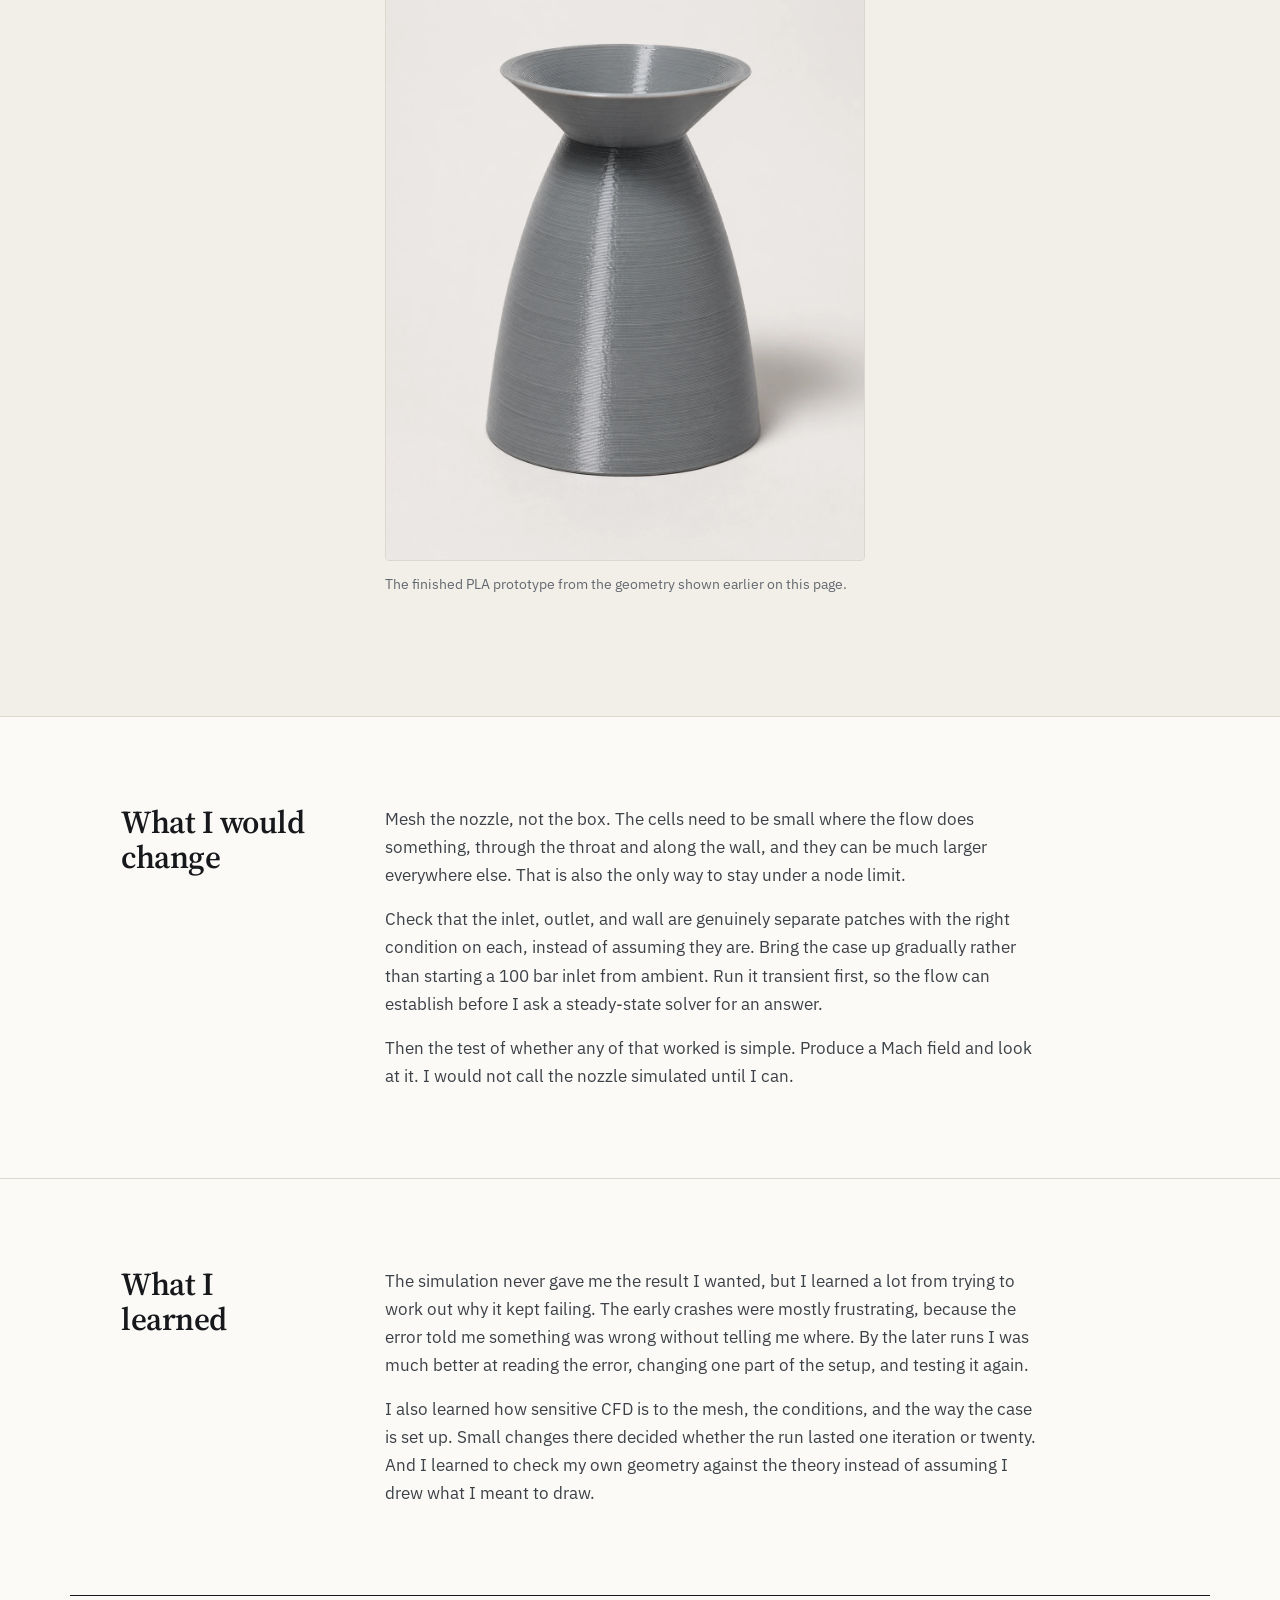
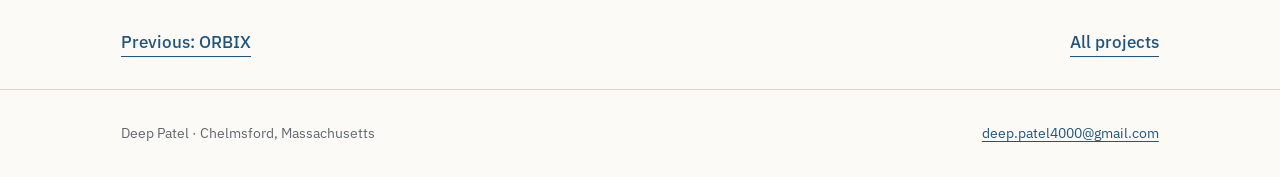
<file: projects/bell-nozzle/index.html>
<!DOCTYPE html>
<html lang="en">
<head>
  <meta charset="UTF-8">
  <meta name="viewport" content="width=device-width, initial-scale=1">
  <title>Bell Nozzle · Deep Patel</title>
  <meta name="description" content="Designing a bell nozzle in OpenSCAD, trying to simulate it in SimFlow and OpenFOAM, and printing it in PLA, including everything that did not work.">
  <link rel="canonical" href="https://deeppatel4000-pixel.github.io/projects/bell-nozzle/">
  <meta property="og:type" content="article">
  <meta property="og:title" content="Bell Nozzle · Deep Patel">
  <meta property="og:description" content="Drawing, simulating, and printing a bell nozzle, including everything that did not work.">
  <link rel="icon" href="../../favicon.svg" type="image/svg+xml">
  <link rel="stylesheet" href="../../styles.css">
</head>
<body>
  <a class="skip-link" href="#main">Skip to content</a>

  <header class="site-header">
    <div class="wrap site-header__inner">
      <a class="brand" href="/">Deep Patel</a>
      <nav class="site-nav" aria-label="Primary">
        <ul>
          <li><a href="/">Home</a></li>
          <li><a href="/projects/" aria-current="page">Projects</a></li>
          <li><a href="/experience/">Experience</a></li>
        </ul>
      </nav>
    </div>
  </header>

  <main id="main" tabindex="-1">
    <div class="project-header">
      <div class="wrap">
        <a class="project-header__back" href="/projects/">Projects</a>
        <h1 class="project-header__title">Bell Nozzle</h1>
        <p class="lede">
          I drew a bell nozzle in OpenSCAD, tried to simulate it in SimFlow and OpenFOAM, and
          printed it in PLA. The simulation never converged, so most of what I have to show is
          the debugging.
        </p>
        <dl class="project-meta">
          <div>
            <dt>Type</dt>
            <dd>Personal project</dd>
          </div>
          <div>
            <dt>Date</dt>
            <dd>April 2026</dd>
          </div>
          <div>
            <dt>Tools</dt>
            <dd>OpenSCAD, SimFlow, OpenFOAM, ParaView, Cura</dd>
          </div>
          <div>
            <dt>Outcome</dt>
            <dd>Printed part, unconverged CFD</dd>
          </div>
        </dl>
      </div>
    </div>

    <section class="section" aria-labelledby="nz-why">
      <div class="wrap section__grid">
        <div class="section__rail">
          <h2 class="section__title" id="nz-why">Why I started it</h2>
        </div>
        <div>
          <div class="prose">
            <p>
              I started this project while researching the engines and nozzles used on
              different spacecraft. I wanted to know why their shapes were different, and then
              I wanted to try designing my own bell nozzle.
            </p>
            <p>
              I also wanted more experience with propulsion work, because it is the field I
              want to keep learning about. And if the design turned out well enough, I hoped it
              would be something I could show to engineers working in the field.
            </p>
          </div>

          <h3 class="subhead">The physics that sets the shape</h3>
          <div class="prose">
            <p>
              A bell nozzle has a converging section, a throat where the flow goes sonic, and a
              diverging section where the gas keeps speeding up. That last part is the one that
              confused me at first. Below the throat, a narrowing passage speeds gas up. Above
              it, only a widening one does.
            </p>
            <p>
              The relation that matters after that is the one between area ratio and exit Mach
              number for a given ratio of specific heats. You pick the Mach number you want at
              the exit, and it tells you how much bigger the exit has to be than the throat.
              I worked my sizing around a LOX/RP-1 case: an oxidizer to fuel ratio of 2.56, a
              100 bar chamber at about 3615 K, expanding to 0.7 bar at roughly 3 km altitude,
              with a ratio of specific heats of 1.2 and a molecular weight of 22.65 g/mol. My
              target was an exit Mach number of 3.5.
            </p>
          </div>
        </div>
      </div>
    </section>

    <section class="section" aria-labelledby="nz-design">
      <div class="wrap section__grid">
        <div class="section__rail">
          <h2 class="section__title" id="nz-design">Designing the nozzle</h2>
        </div>
        <div>
          <div class="prose">
            <p>
              I built the nozzle in OpenSCAD. The whole shape comes from a six-point profile,
              which is the exit, four points down the diverging wall, the throat, and the
              inlet. That profile gets revolved around the centerline with
              <span class="nowrap">rotate_extrude()</span>, then offset by a constant wall
              thickness so it is a shell instead of a solid.
            </p>
            <p>
              Writing it as code rather than clicking it out in a CAD program meant I could
              move one point and see the whole contour change, and it let me hold the wall
              thickness and the overall scale as variables. The contour points themselves are
              typed in, so this is not a full nozzle generator. It is a profile I tuned by hand
              until the curve looked right.
            </p>
          </div>

          <figure class="figure">
            <svg class="nozzle-figure" viewBox="0 0 200 112" role="img" aria-labelledby="nozzle-fig-title">
              <title id="nozzle-fig-title">Sectioned view of the nozzle drawn from the OpenSCAD profile, with an 8.1 mm throat radius, a 32.32 mm exit radius, an overall height of 84.48 mm and a 2.0 mm wall.</title>
              <g class="nozzle-figure__solid">
                <path d="M 100.00,96.48 L 134.34,96.48 L 130.70,77.61 L 125.92,59.79 L 119.44,41.97 L 110.12,24.15 L 122.28,12.00 L 100.00,12.00 Z"/>
                <path d="M 100.00,96.48 L 65.66,96.48 L 69.30,77.61 L 74.08,59.79 L 80.56,41.97 L 89.88,24.15 L 77.72,12.00 L 100.00,12.00 Z"/>
              </g>
              <g class="nozzle-figure__cavity">
                <path d="M 100.00,96.48 L 132.32,96.48 L 128.67,77.61 L 123.90,59.79 L 117.42,41.97 L 108.10,24.15 L 120.25,12.00 L 100.00,12.00 Z"/>
                <path d="M 100.00,96.48 L 67.68,96.48 L 71.33,77.61 L 76.10,59.79 L 82.58,41.97 L 91.90,24.15 L 79.75,12.00 L 100.00,12.00 Z"/>
              </g>
              <line class="nozzle-figure__axis" x1="100.00" y1="5.00" x2="100.00" y2="103.48"/>
              <g class="nozzle-figure__dim">
                <line x1="58.66" y1="96.48" x2="58.66" y2="12.00"/>
                <line x1="57.06" y1="96.48" x2="60.26" y2="96.48"/>
                <line x1="57.06" y1="12.00" x2="60.26" y2="12.00"/>
                <text x="55.66" y="54.24" text-anchor="end">84.48</text>
                <line x1="100.00" y1="101.48" x2="132.32" y2="101.48"/>
                <line x1="100.00" y1="99.88" x2="100.00" y2="103.08"/>
                <line x1="132.32" y1="99.88" x2="132.32" y2="103.08"/>
                <text x="116.16" y="106.98" text-anchor="middle">exit r 32.32</text>
                <line x1="100.00" y1="24.15" x2="118.12" y2="24.15"/>
                <text x="120.12" y="25.65" text-anchor="start">throat r 8.1</text>
              </g>
            </svg>
            <figcaption>
              Cross-section drawn straight from the six profile points in my OpenSCAD file, at
              the same 0.81 scale I printed at. Dimensions in millimeters.
            </figcaption>
          </figure>

          <h3 class="subhead">The geometry I ended up with</h3>
          <dl class="spec">
            <div>
              <dt>Throat radius</dt>
              <dd>8.1 mm</dd>
            </div>
            <div>
              <dt>Exit radius</dt>
              <dd>32.32 mm</dd>
            </div>
            <div>
              <dt>Overall height</dt>
              <dd>84.48 mm</dd>
            </div>
            <div>
              <dt>Wall thickness</dt>
              <dd>2.0 mm</dd>
            </div>
            <div>
              <dt>Area ratio</dt>
              <dd>15.92</dd>
            </div>
            <div>
              <dt>Ideal Mach for that area ratio</dt>
              <dd>About 3.6 (isentropic relation, γ = 1.2)</dd>
            </div>
          </dl>

          <div class="prose prose--after-spec">
            <p>
              Checking the shape I actually built against the theory is the one calculation
              here I would defend. The exit radius divided by the throat radius is 3.99, so the
              geometric area ratio is 15.92. For a ratio of specific heats of 1.2, an area
              ratio of 15.92 corresponds to roughly Mach 3.6 in the ideal isentropic area to
              Mach relation. That is slightly above the Mach 3.5 target I started with, which
              makes sense because I placed the contour points by eye instead of solving for
              them.
            </p>
            <p>
              To be clear about what that is and is not: it is a comparison between my geometry
              and textbook theory. It is not a simulation result, it is not a measurement, and
              it says nothing about what the printed part would actually do.
            </p>
          </div>
        </div>
      </div>
    </section>

    <section class="section section--tinted" aria-labelledby="nz-setup">
      <div class="wrap section__grid">
        <div class="section__rail">
          <h2 class="section__title" id="nz-setup">Preparing the simulation</h2>
        </div>
        <div>
          <div class="prose">
            <p>
              A solver does not want the nozzle. It wants the gas inside it. So I made a second
              OpenSCAD model of just the internal flow path, with no walls, and exported that
              as the geometry to simulate.
            </p>
            <p>
              That went into SimFlow, which is the interface I used to set up and run the case.
              The solver underneath it is OpenFOAM, and I used ParaView to look at the results.
              SimFlow's free version caps a mesh at 200,000 nodes on a single core, and that
              limit shaped everything that came after.
            </p>
          </div>

          <h3 class="subhead">Case setup</h3>
          <dl class="spec">
            <div>
              <dt>Interface</dt>
              <dd>SimFlow 5.0.68</dd>
            </div>
            <div>
              <dt>Solver</dt>
              <dd>OpenFOAM v2212</dd>
            </div>
            <div>
              <dt>Mesh</dt>
              <dd>Hex box, 40 × 40 × 60, about 96,000 cells, uniform grading</dd>
            </div>
            <div>
              <dt>Domain</dt>
              <dd>70 × 70 × 95 mm around the flow volume</dd>
            </div>
            <div>
              <dt>Turbulence</dt>
              <dd>Laminar</dd>
            </div>
            <div>
              <dt>Inlet</dt>
              <dd>Pressure inlet, 100 bar total</dd>
            </div>
          </dl>

          <div class="prose prose--after-spec">
            <p>
              The mesh is the weak point, and I can see that more clearly now than I could
              then. It is a uniform box wrapped around the nozzle rather than a mesh built
              around the nozzle. The cells are the same size at the throat as they are out in
              the corner of the domain, where nothing happens. The 0.7 bar exit target comes
              from my sizing notes. The 100 bar inlet I can still read straight off the case
              setup.
            </p>
          </div>
        </div>
      </div>
    </section>

    <section class="section" aria-labelledby="nz-debug">
      <div class="wrap section__grid">
        <div class="section__rail">
          <h2 class="section__title" id="nz-debug">Debugging the CFD</h2>
          <p class="section__note">Where most of the project actually went.</p>
        </div>
        <div>
          <h3 class="subhead">What I tried</h3>
          <div class="prose">
            <p>
              The early runs did not really run. OpenFOAM would abort inside the
              thermodynamics and report a temperature of about minus 1×10<sup>17</sup> K, which
              is the solver saying the energy equation produced something meaningless and it
              will not carry on. That happened within one or two iterations.
            </p>
            <p>
              At first I blamed the mesh, because it was obviously coarse. Then I went back
              through the pressure and temperature settings, then the boundary conditions, then
              the mesh again. Every change gave me another test case, and I ran a lot of them
              across one evening and the next afternoon. Eventually I added a temperature
              limiter to stop the solver
              aborting outright, which kept the case alive much longer. A limiter is a way of
              surviving the symptom, though, not a fix for whatever was causing it.
            </p>
          </div>

          <h3 class="subhead">Run history</h3>
          <table class="runs">
            <thead>
              <tr>
                <th scope="col">When</th>
                <th scope="col">How far it got</th>
              </tr>
            </thead>
            <tbody>
              <tr>
                <td>2 April, 22:23</td>
                <td>Aborted at iteration 2, fatal error in the temperature solve</td>
              </tr>
              <tr>
                <td>2 April, 22:28</td>
                <td>Same abort, with 1000 iterations requested</td>
              </tr>
              <tr>
                <td>2 April, 23:03</td>
                <td>Iteration 1, laminar case, no limiters</td>
              </tr>
              <tr>
                <td>2 April, 23:19</td>
                <td>Iteration 2, continuity error already growing</td>
              </tr>
              <tr>
                <td>2 April, 23:29</td>
                <td>Iteration 20, with the temperature limiter in place</td>
              </tr>
              <tr>
                <td>3 April, 16:49</td>
                <td>Iteration 24, the furthest any run got, then it diverged</td>
              </tr>
            </tbody>
          </table>

          <div class="prose prose--after-spec">
            <p>
              Those six are the runs I happened to capture, out of a lot more. What they show
              is the shape of the evening. I went from cases that died on contact to cases that
              survived into the twenties, without ever reaching an answer.
            </p>
          </div>

          <h3 class="subhead">What the results actually showed</h3>
          <div class="prose">
            <p>
              I want to be exact here, because it would be easy to imply more than I have. The
              simulation did not produce a valid flow solution. No velocity, Mach, or pressure
              field was ever written to disk. When I open the case in ParaView the only time
              step available is zero, which is the mesh before anything was solved. I did not
              numerically confirm choking at the throat, I did not confirm supersonic
              expansion, and I have nothing that would let me say whether the nozzle was over
              or under expanded.
            </p>
            <p>
              In the final run the solver reported a continuity error of order
              10<sup>49</sup> and pressures of order 10<sup>95</sup>, both positive and
              negative. Those are not small errors. They are the numbers a case produces on its
              way to falling apart. The residual plot from that run shows velocity and enthalpy
              flattening out around 10<sup>-2</sup> while the pressure residual sits at 1,
              which is a case that is not converging rather than one that is nearly there.
            </p>
            <p>
              So the CFD here is a record of a setup and a failure, not a validation of the
              design. The geometry check earlier on this page is the only quantitative result I
              would stand behind.
            </p>
          </div>
        </div>
      </div>
    </section>

    <section class="section section--tinted" aria-labelledby="nz-print">
      <div class="wrap section__grid">
        <div class="section__rail">
          <h2 class="section__title" id="nz-print">Printing it</h2>
        </div>
        <div>
          <div class="prose">
            <p>
              The printing question is which way up. Printed the obvious way, inlet down, the
              inside of the bell is an overhang, so the slicer fills the expansion section with
              sacrificial support. Every contact point then leaves a mark on the surface the
              gas would flow along.
            </p>
            <p>
              Turning the part over solves it. With the exit face flat on the plate, the wall
              never exceeds its own self-supporting angle, so nothing has to be built inside
              the bell. There is still a raft under the part where it meets the bed. What the
              orientation avoids is support material against the internal curve.
            </p>
          </div>

          <h3 class="subhead">Print settings</h3>
          <dl class="spec">
            <div>
              <dt>Printer</dt>
              <dd>Entina TINA2S (FDM)</dd>
            </div>
            <div>
              <dt>Material</dt>
              <dd>PLA</dd>
            </div>
            <div>
              <dt>Layer height</dt>
              <dd>0.2 mm, 422 layers</dd>
            </div>
            <div>
              <dt>Infill</dt>
              <dd>10%</dd>
            </div>
            <div>
              <dt>Print time</dt>
              <dd>4 h 42 min, 11.2 m of filament</dd>
            </div>
            <div>
              <dt>Orientation</dt>
              <dd>Inverted, exit face on the build plate</dd>
            </div>
          </dl>

          <h3 class="subhead">The printed part</h3>
          <div class="prose">
            <p>
              The nozzle printed successfully and I still have the finished part.
            </p>
          </div>

          <figure class="figure figure__portrait-wide">
            <img
              src="../../assets/nozzle/bell-nozzle-printed.webp"
              alt="Gray 3D-printed PLA bell nozzle prototype standing on its exit face, with the narrow inlet cup at the top, the throat below it, and the bell widening to the exit at the base. FDM layer lines run across the whole surface."
              width="1122" height="1402" loading="lazy" decoding="async"
            >
            <figcaption>
              The finished PLA prototype from the geometry shown earlier on this page.
            </figcaption>
          </figure>
        </div>
      </div>
    </section>

    <section class="section" aria-labelledby="nz-next">
      <div class="wrap section__grid">
        <div class="section__rail">
          <h2 class="section__title" id="nz-next">What I would change</h2>
        </div>
        <div class="prose">
          <p>
            Mesh the nozzle, not the box. The cells need to be small where the flow does
            something, through the throat and along the wall, and they can be much larger
            everywhere else. That is also the only way to stay under a node limit.
          </p>
          <p>
            Check that the inlet, outlet, and wall are genuinely separate patches with the
            right condition on each, instead of assuming they are. Bring the case up gradually
            rather than starting a 100 bar inlet from ambient. Run it transient first, so the
            flow can establish before I ask a steady-state solver for an answer.
          </p>
          <p>
            Then the test of whether any of that worked is simple. Produce a Mach field and
            look at it. I would not call the nozzle simulated until I can.
          </p>
        </div>
      </div>
    </section>

    <section class="section" aria-labelledby="nz-learned">
      <div class="wrap section__grid">
        <div class="section__rail">
          <h2 class="section__title" id="nz-learned">What I learned</h2>
        </div>
        <div class="prose">
          <p>
            The simulation never gave me the result I wanted, but I learned a lot from trying
            to work out why it kept failing. The early crashes were mostly frustrating, because
            the error told me something was wrong without telling me where. By the later runs I
            was much better at reading the error, changing one part of the setup, and testing
            it again.
          </p>
          <p>
            I also learned how sensitive CFD is to the mesh, the conditions, and the way the
            case is set up. Small changes there decided whether the run lasted one iteration or
            twenty. And I learned to check my own geometry against the theory instead of
            assuming I drew what I meant to draw.
          </p>
        </div>
      </div>
    </section>

    <nav class="wrap project-nav" aria-label="Project">
      <a href="../orbix/">Previous: ORBIX</a>
      <a href="/projects/">All projects</a>
    </nav>
  </main>

  <footer class="site-footer">
    <div class="wrap site-footer__inner">
      <p>Deep Patel · Chelmsford, Massachusetts</p>
      <p><a href="mailto:deep.patel4000@gmail.com">deep.patel4000@gmail.com</a></p>
    </div>
  </footer>
</body>
</html>
</file>
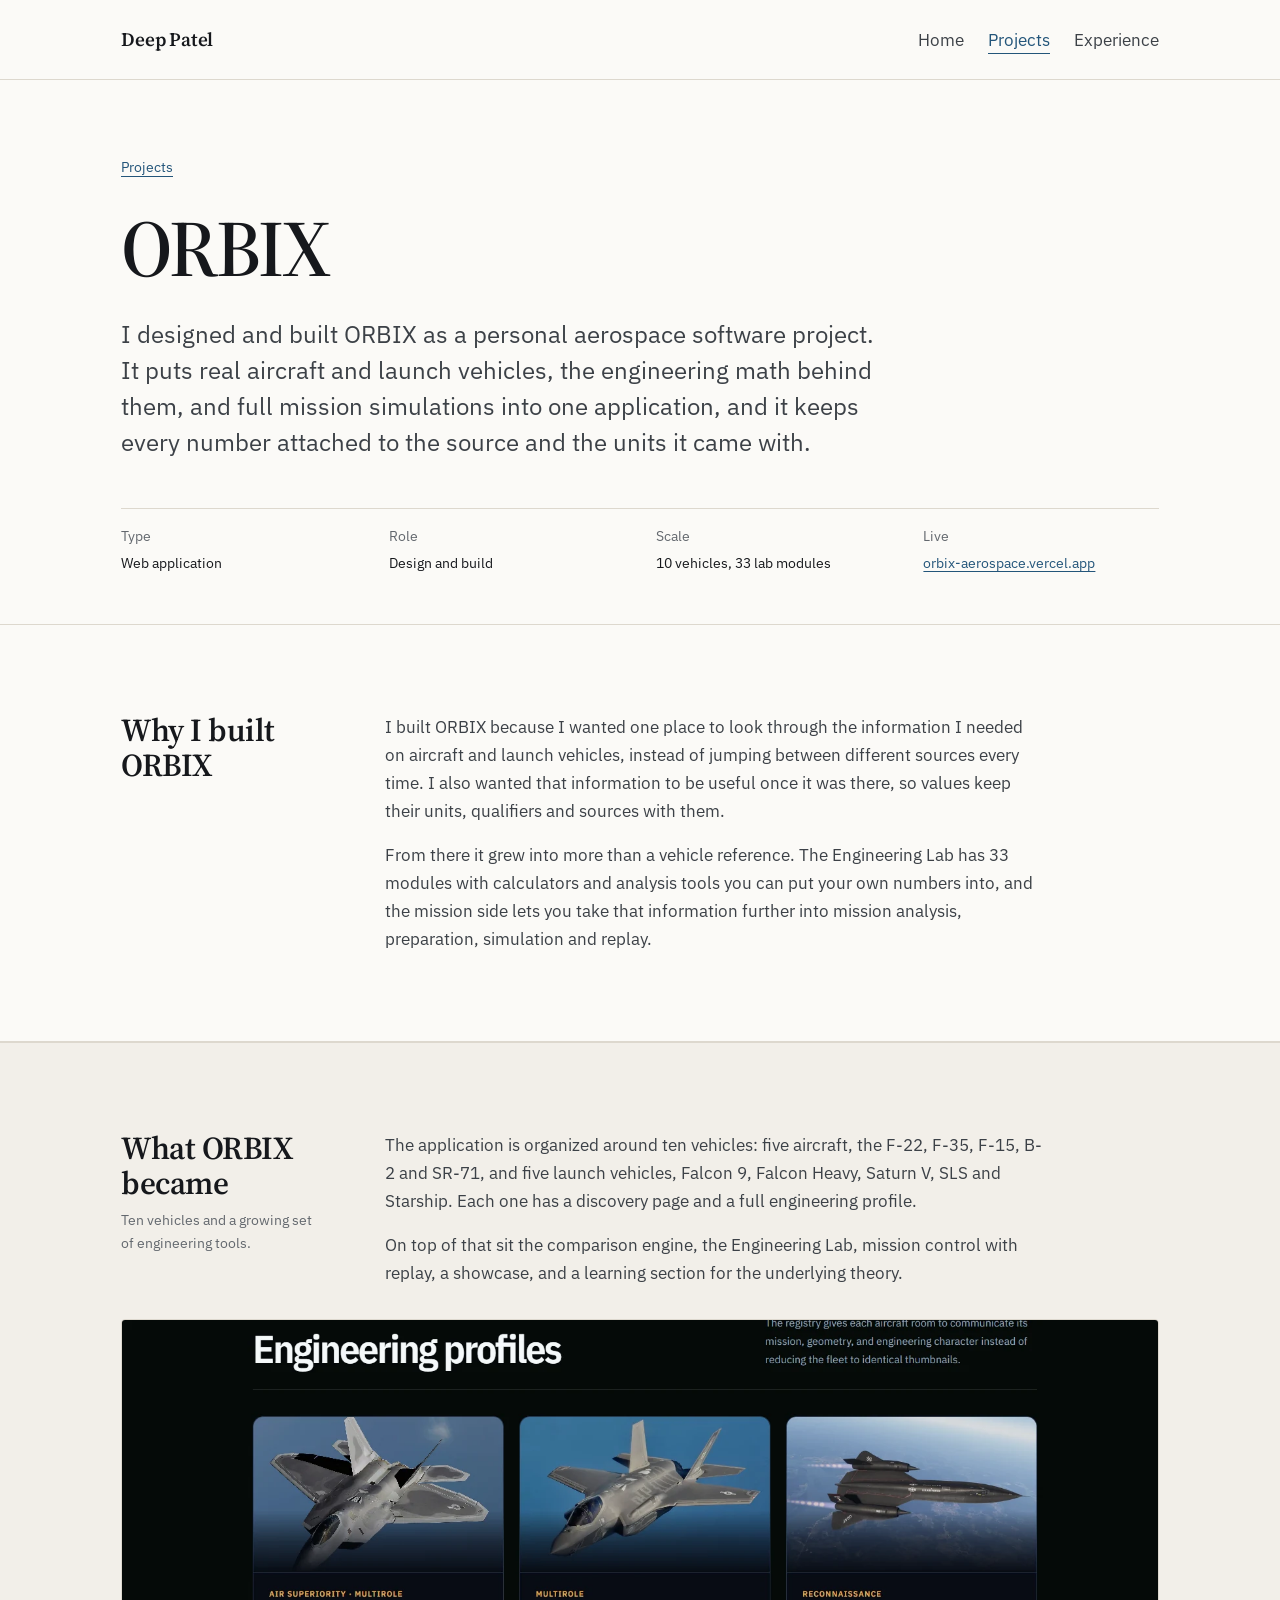
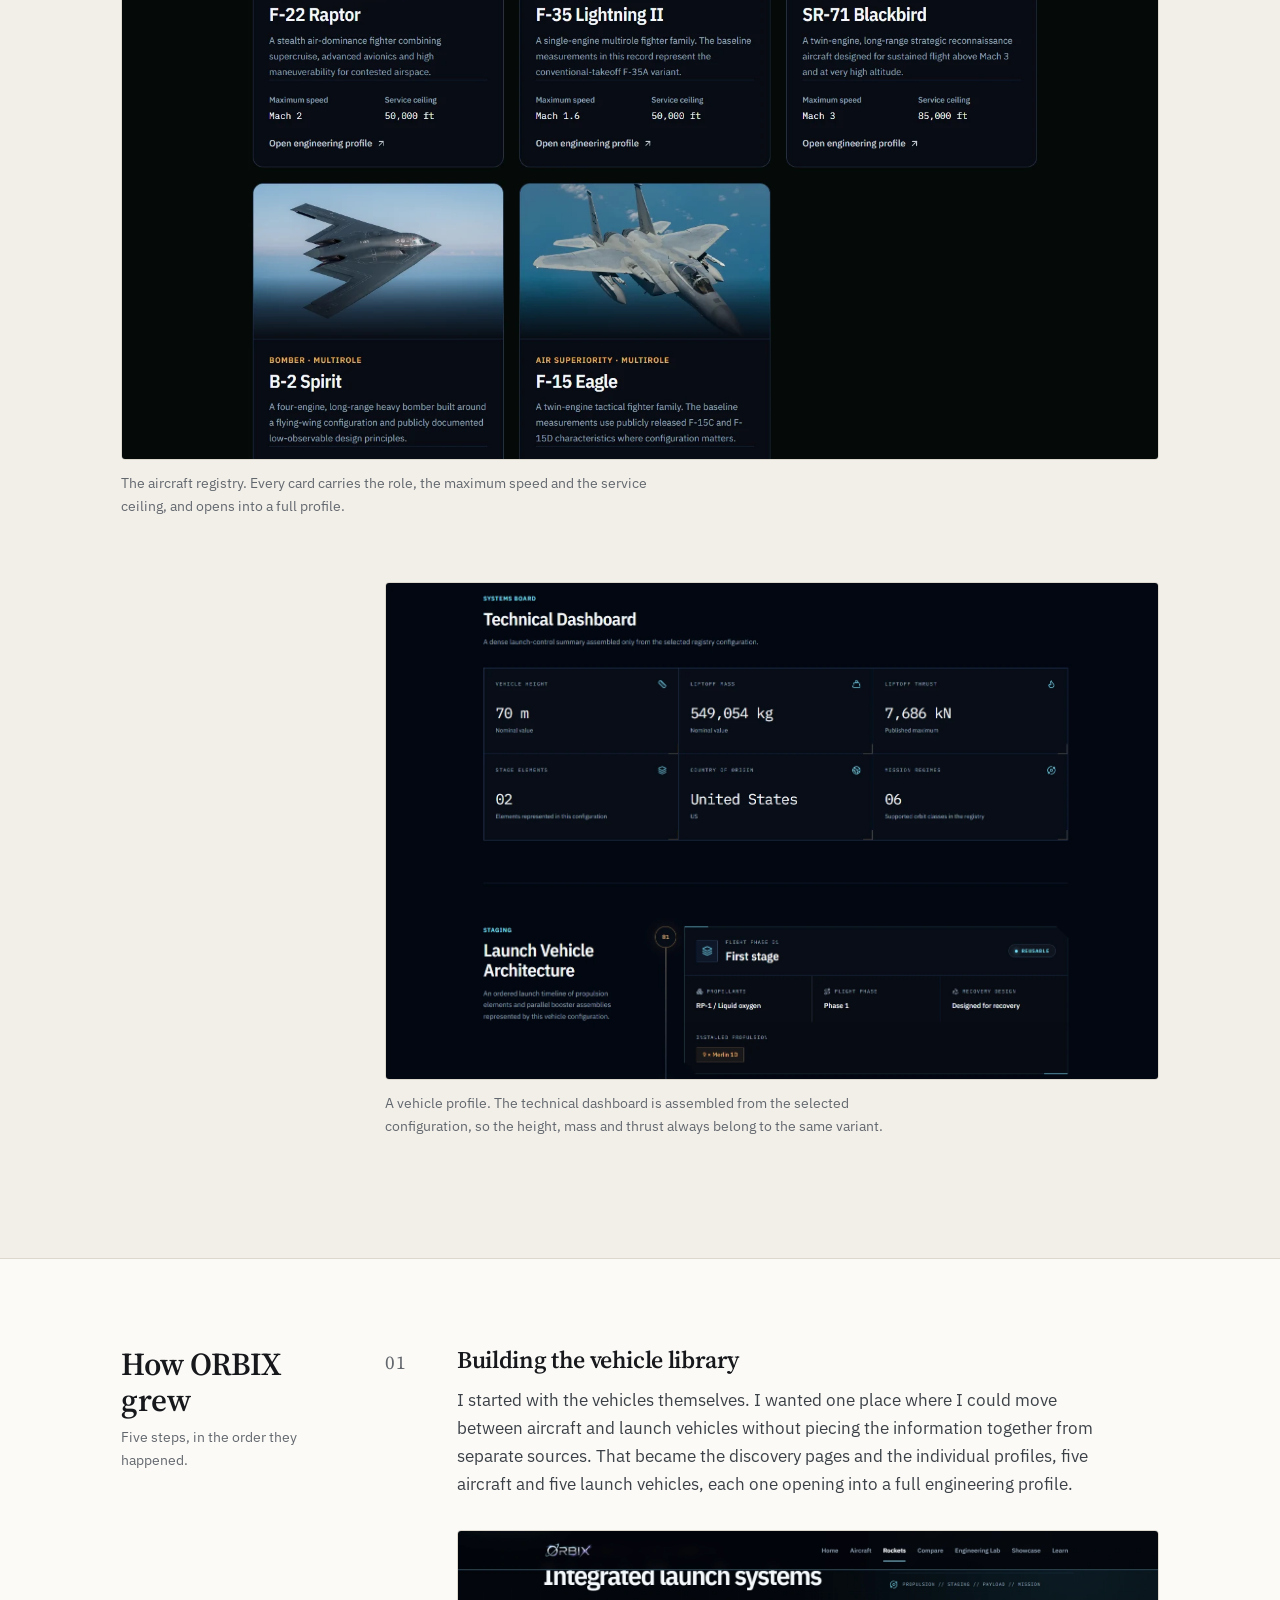
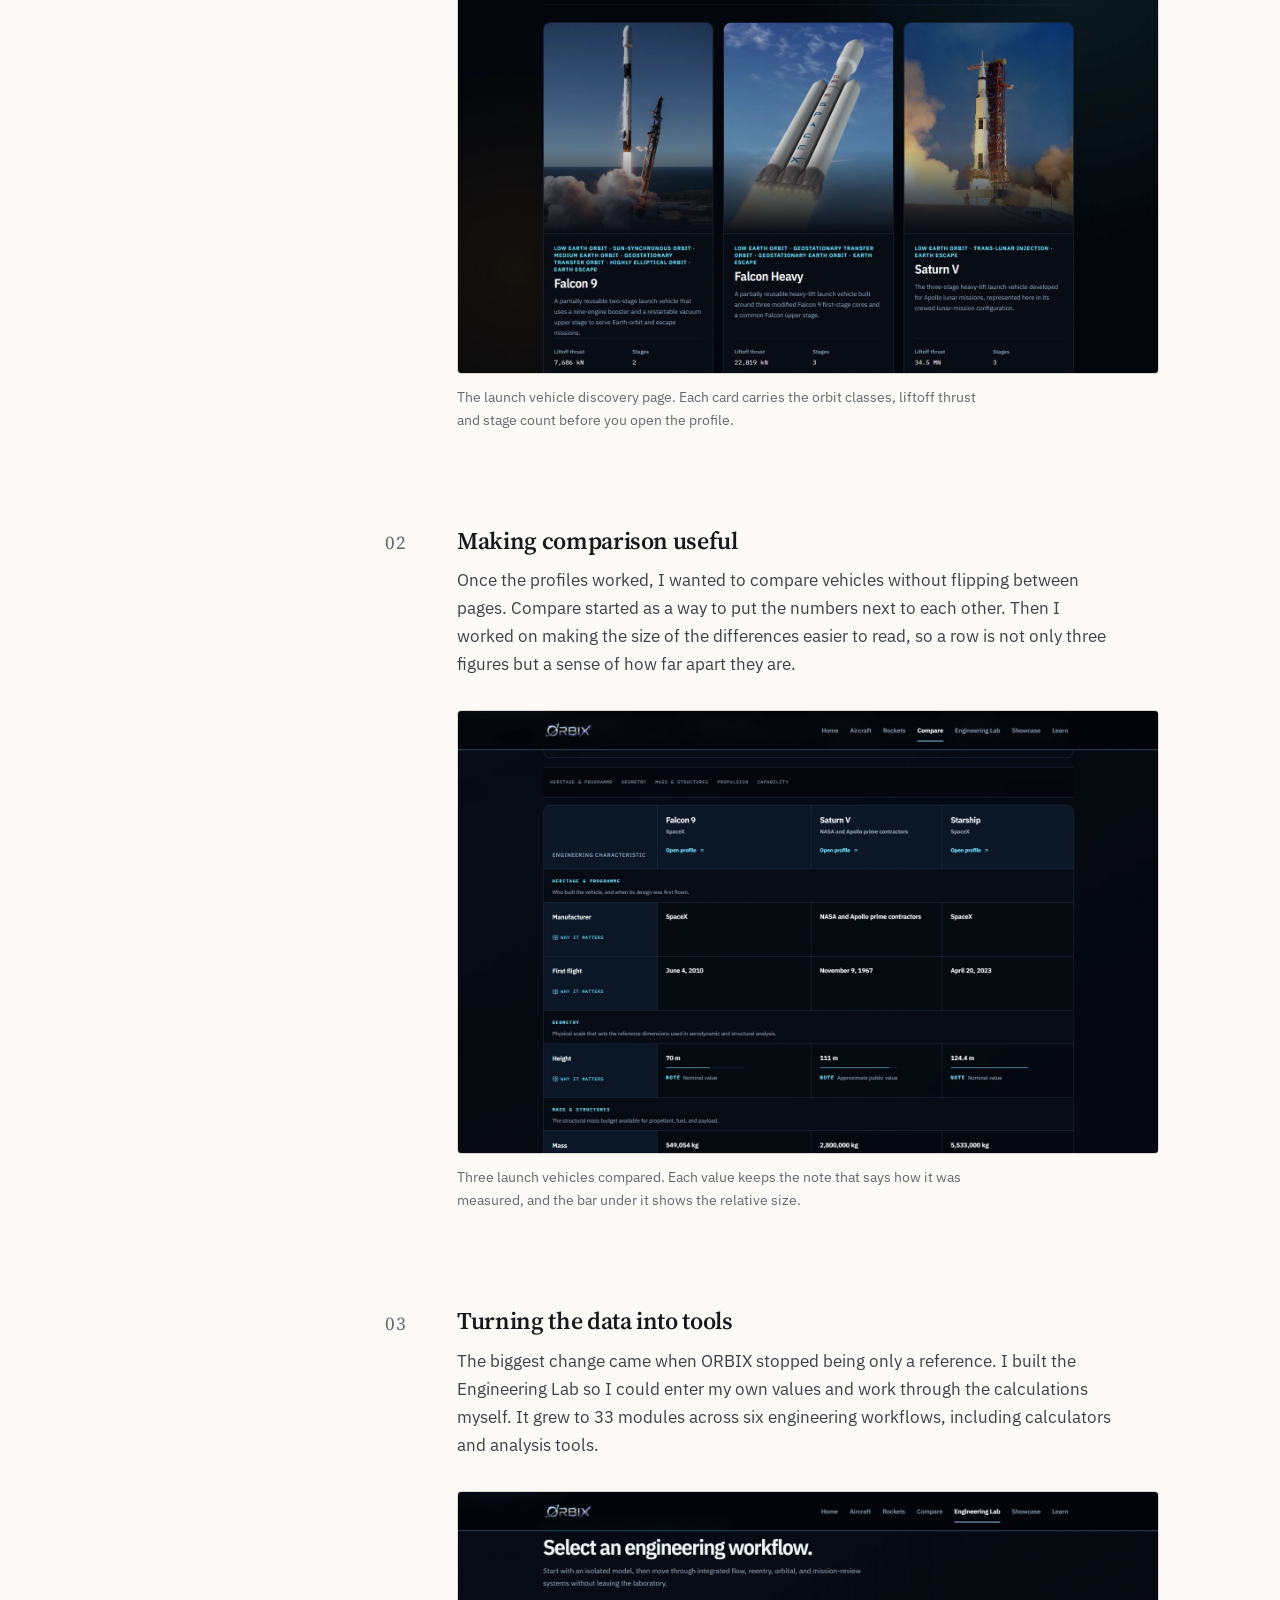
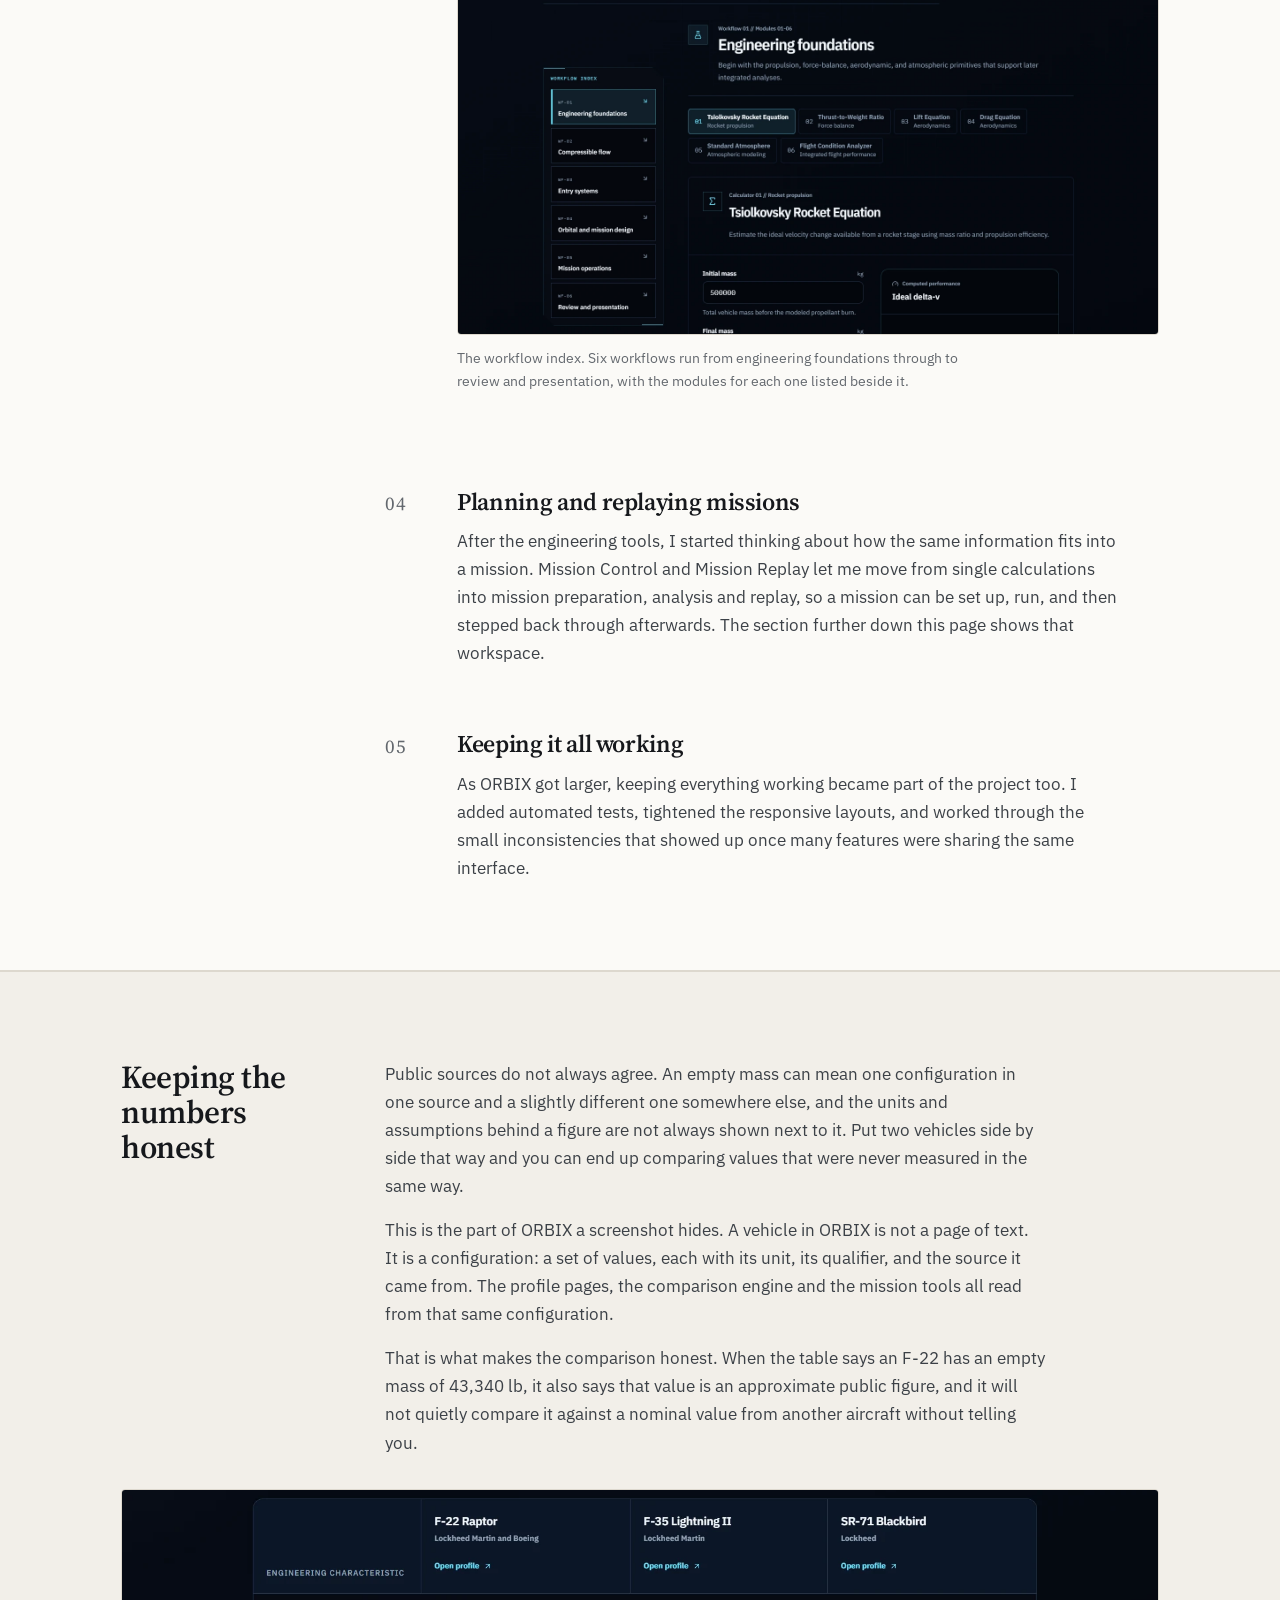
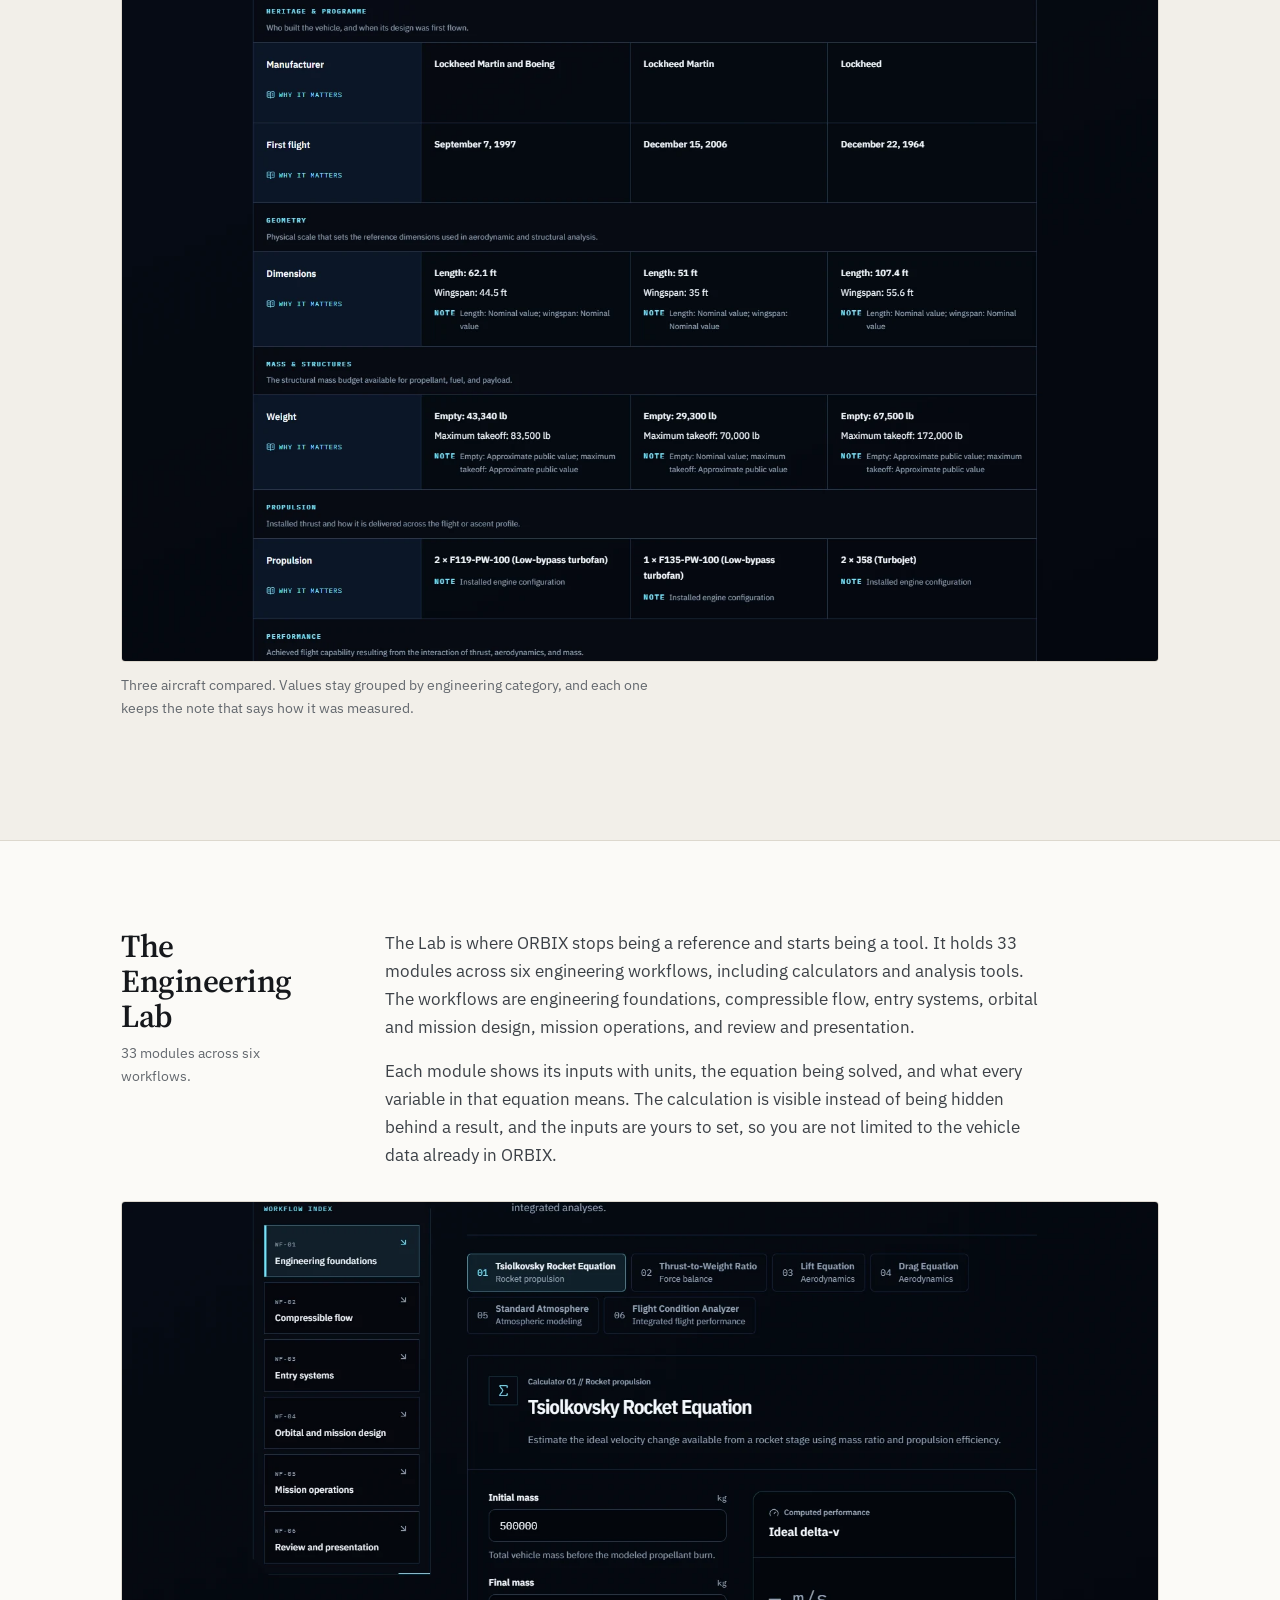
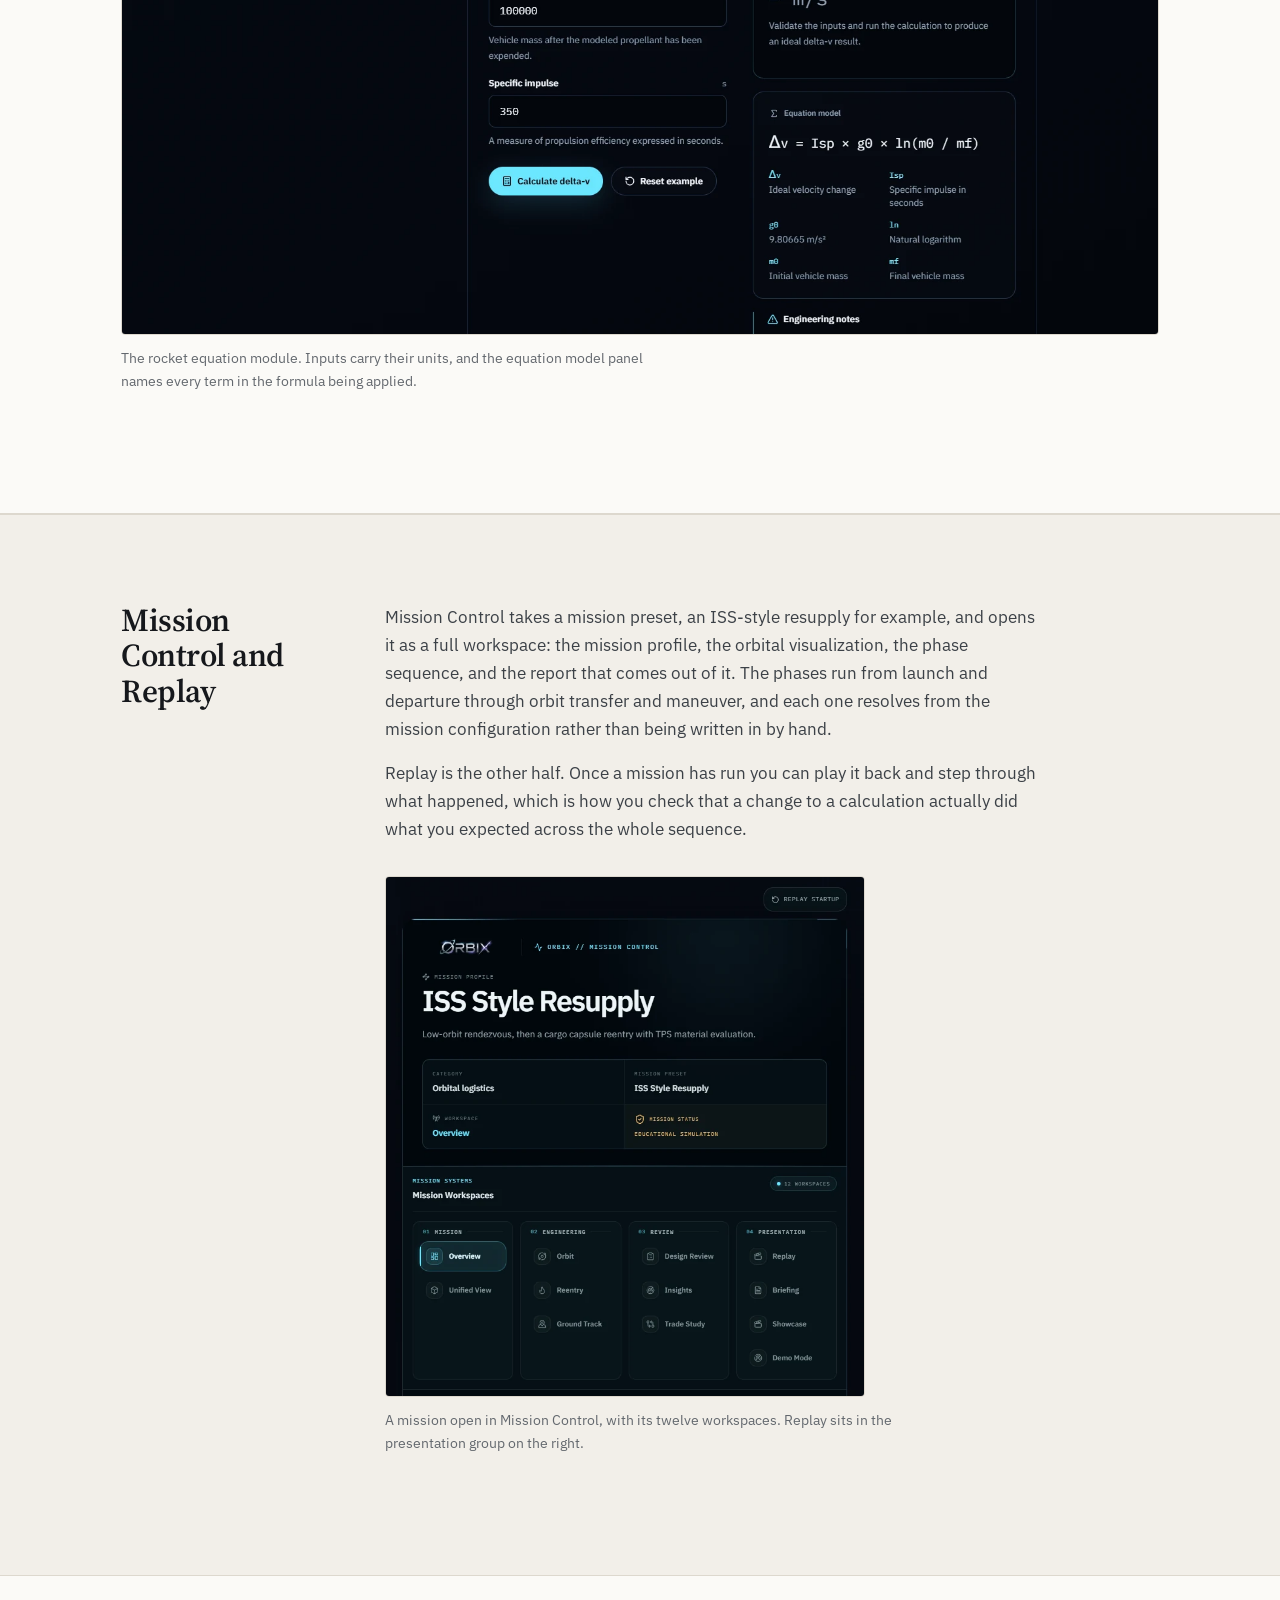
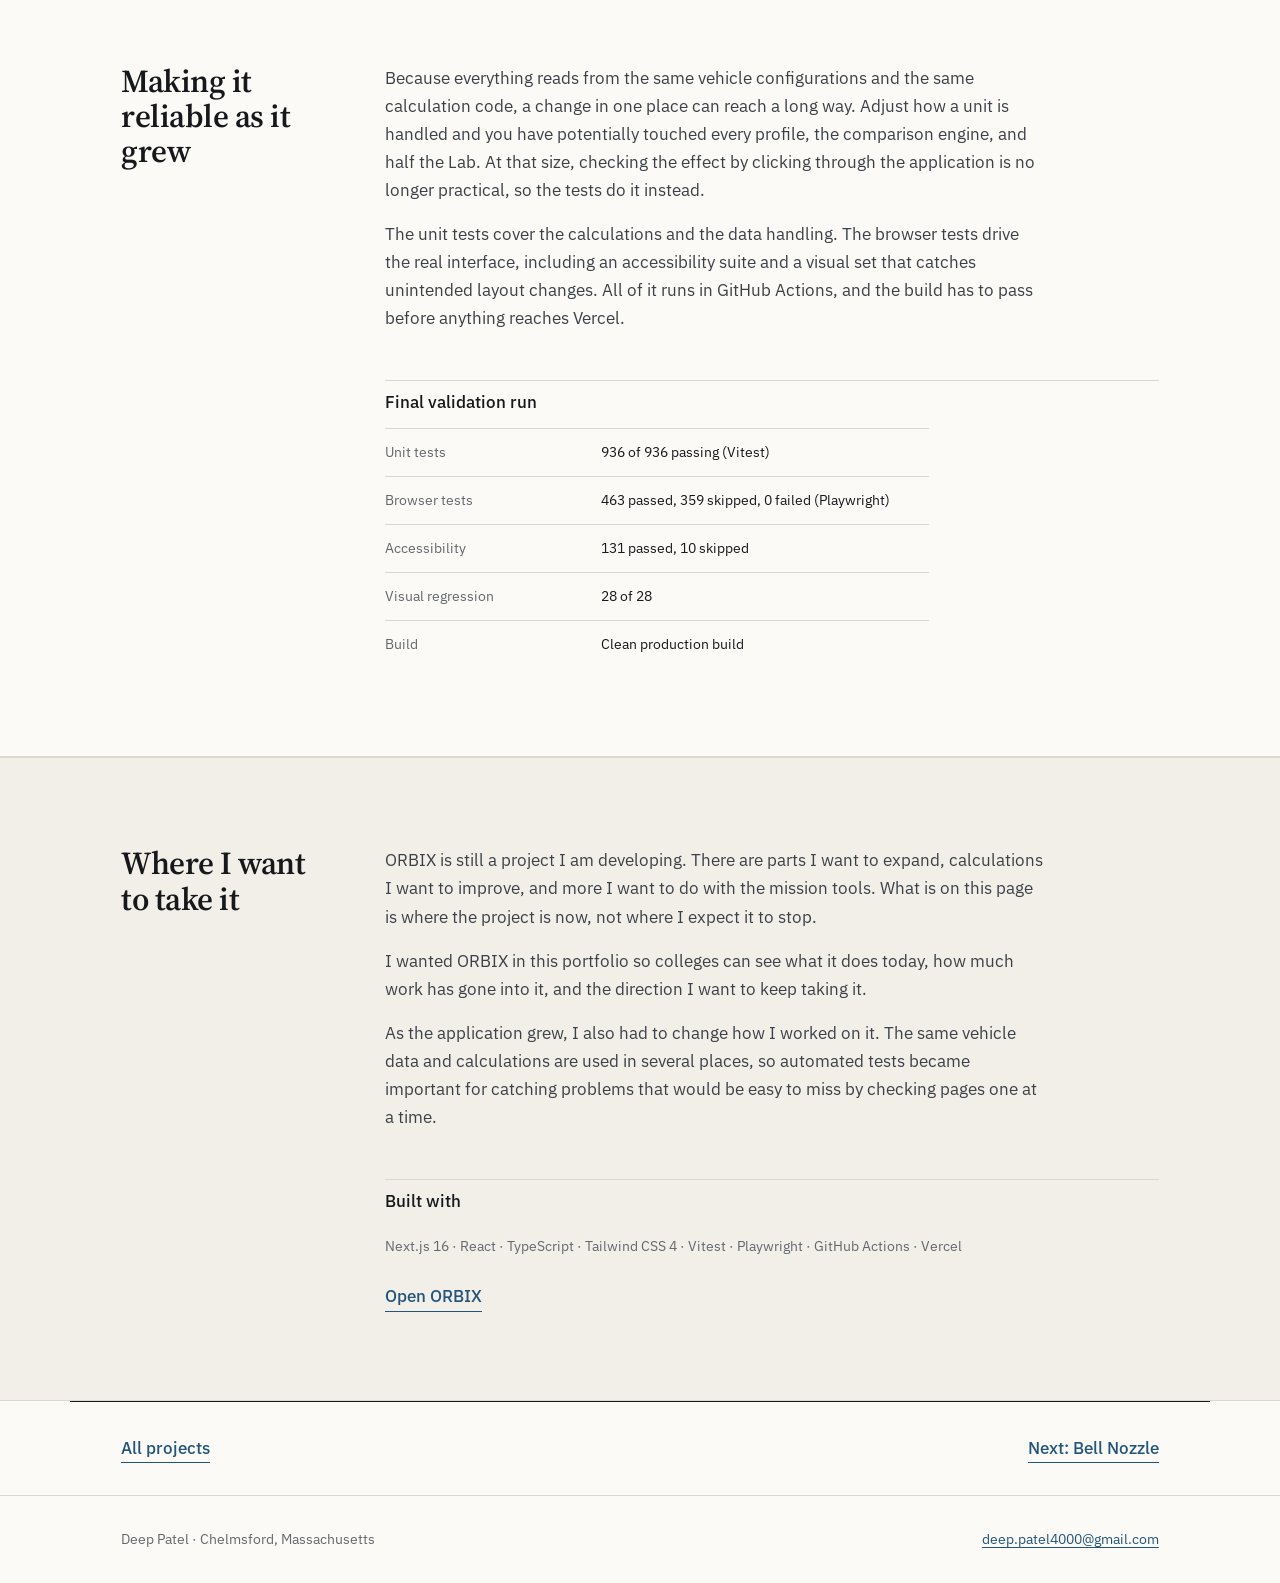
<file: projects/orbix/index.html>
<!DOCTYPE html>
<html lang="en">
<head>
  <meta charset="UTF-8">
  <meta name="viewport" content="width=device-width, initial-scale=1">
  <title>ORBIX · Deep Patel</title>
  <meta name="description" content="ORBIX is an aerospace web application I designed and built: aircraft and launch vehicle profiles, a comparison engine, an engineering lab of 33 modules, and mission control with replay.">
  <link rel="canonical" href="https://deeppatel4000-pixel.github.io/projects/orbix/">
  <meta property="og:type" content="article">
  <meta property="og:title" content="ORBIX · Deep Patel">
  <meta property="og:description" content="An aerospace web application with vehicle profiles, a comparison engine, an engineering lab, and mission simulation.">
  <link rel="icon" href="../../favicon.svg" type="image/svg+xml">
  <link rel="stylesheet" href="../../styles.css">
</head>
<body>
  <a class="skip-link" href="#main">Skip to content</a>

  <header class="site-header">
    <div class="wrap site-header__inner">
      <a class="brand" href="/">Deep Patel</a>
      <nav class="site-nav" aria-label="Primary">
        <ul>
          <li><a href="/">Home</a></li>
          <li><a href="/projects/" aria-current="page">Projects</a></li>
          <li><a href="/experience/">Experience</a></li>
        </ul>
      </nav>
    </div>
  </header>

  <main id="main" tabindex="-1">
    <div class="project-header">
      <div class="wrap">
        <a class="project-header__back" href="/projects/">Projects</a>
        <h1 class="project-header__title">ORBIX</h1>
        <p class="lede">
          I designed and built ORBIX as a personal aerospace software project. It puts real
          aircraft and launch vehicles, the engineering math behind them, and full mission
          simulations into one application, and it keeps every number attached to the source
          and the units it came with.
        </p>
        <dl class="project-meta">
          <div>
            <dt>Type</dt>
            <dd>Web application</dd>
          </div>
          <div>
            <dt>Role</dt>
            <dd>Design and build</dd>
          </div>
          <div>
            <dt>Scale</dt>
            <dd>10 vehicles, 33 lab modules</dd>
          </div>
          <div>
            <dt>Live</dt>
            <dd><a href="https://orbix-aerospace.vercel.app" rel="noopener">orbix-aerospace.vercel.app</a></dd>
          </div>
        </dl>
      </div>
    </div>

    <section class="section" aria-labelledby="ox-why">
      <div class="wrap section__grid">
        <div class="section__rail">
          <h2 class="section__title" id="ox-why">Why I built ORBIX</h2>
        </div>
        <div class="prose">
          <p>
            I built ORBIX because I wanted one place to look through the information I needed
            on aircraft and launch vehicles, instead of jumping between different sources every
            time. I also wanted that information to be useful once it was there, so values keep
            their units, qualifiers and sources with them.
          </p>
          <p>
            From there it grew into more than a vehicle reference. The Engineering Lab has 33
            modules with calculators and analysis tools you can put your own numbers into, and
            the mission side lets you take that information further into mission analysis,
            preparation, simulation and replay.
          </p>
        </div>
      </div>
    </section>

    <section class="section section--tinted" aria-labelledby="ox-scope">
      <div class="wrap section__grid">
        <div class="section__rail">
          <h2 class="section__title" id="ox-scope">What ORBIX became</h2>
          <p class="section__note">Ten vehicles and a growing set of engineering tools.</p>
        </div>
        <div>
          <div class="prose">
            <p>
              The application is organized around ten vehicles: five aircraft, the F-22, F-35,
              F-15, B-2 and SR-71, and five launch vehicles, Falcon 9, Falcon Heavy, Saturn V,
              SLS and Starship. Each one has a discovery page and a full engineering profile.
            </p>
            <p>
              On top of that sit the comparison engine, the Engineering Lab, mission control
              with replay, a showcase, and a learning section for the underlying theory.
            </p>
          </div>

          <figure class="figure figure--wide">
            <img
              src="../../assets/orbix/orbix-aircraft-registry.webp"
              alt="The ORBIX aircraft registry showing engineering profile cards for the F-22 Raptor, F-35 Lightning II, SR-71 Blackbird, B-2 Spirit and F-15 Eagle, each with a role label, a short description, maximum speed and service ceiling."
              width="1585" height="1130" loading="lazy" decoding="async"
            >
            <figcaption>
              The aircraft registry. Every card carries the role, the maximum speed and the
              service ceiling, and opens into a full profile.
            </figcaption>
          </figure>

          <figure class="figure">
            <img
              src="../../assets/orbix/orbix-vehicle-profile.webp"
              alt="The Falcon 9 technical dashboard in ORBIX, showing vehicle height 70 m, liftoff mass 549,054 kg, liftoff thrust 7,686 kN, two stage sections, country of origin and six mission records, above a launch vehicle architecture panel describing the first stage propellants."
              width="1585" height="1020" loading="lazy" decoding="async"
            >
            <figcaption>
              A vehicle profile. The technical dashboard is assembled from the selected
              configuration, so the height, mass and thrust always belong to the same variant.
            </figcaption>
          </figure>
        </div>
      </div>
    </section>

    <section class="section" aria-labelledby="ox-grew">
      <div class="wrap section__grid">
        <div class="section__rail">
          <h2 class="section__title" id="ox-grew">How ORBIX grew</h2>
          <p class="section__note">Five steps, in the order they happened.</p>
        </div>
        <div>
          <ol class="milestones">
            <li class="milestone">
              <p class="milestone__index" aria-hidden="true">01</p>
              <div class="milestone__body">
                <h3 class="milestone__title">Building the vehicle library</h3>
                <div class="prose">
                  <p>
                    I started with the vehicles themselves. I wanted one place where I could
                    move between aircraft and launch vehicles without piecing the information
                    together from separate sources. That became the discovery pages and the
                    individual profiles, five aircraft and five launch vehicles, each one
                    opening into a full engineering profile.
                  </p>
                </div>
                <figure class="figure">
                  <img
                    src="../../assets/orbix/milestones/orbix-vehicle-discovery.webp"
                    alt="The ORBIX launch vehicle discovery page showing Falcon 9, Falcon Heavy and Saturn V as large cards with launch photographs, their orbit classes, liftoff thrust and stage count."
                    width="1584" height="1000" loading="lazy" decoding="async"
                  >
                  <figcaption>
                    The launch vehicle discovery page. Each card carries the orbit classes,
                    liftoff thrust and stage count before you open the profile.
                  </figcaption>
                </figure>
              </div>
            </li>

            <li class="milestone">
              <p class="milestone__index" aria-hidden="true">02</p>
              <div class="milestone__body">
                <h3 class="milestone__title">Making comparison useful</h3>
                <div class="prose">
                  <p>
                    Once the profiles worked, I wanted to compare vehicles without flipping
                    between pages. Compare started as a way to put the numbers next to each
                    other. Then I worked on making the size of the differences easier to read,
                    so a row is not only three figures but a sense of how far apart they are.
                  </p>
                </div>
                <figure class="figure">
                  <img
                    src="../../assets/orbix/milestones/orbix-compare-magnitudes.webp"
                    alt="The ORBIX comparison engine with Falcon 9, Saturn V and Starship side by side, grouped into heritage, geometry and mass, with heights of 70 m, 111 m and 124.4 m each shown as a bar and labeled with a note such as nominal value."
                    width="1584" height="1000" loading="lazy" decoding="async"
                  >
                  <figcaption>
                    Three launch vehicles compared. Each value keeps the note that says how it
                    was measured, and the bar under it shows the relative size.
                  </figcaption>
                </figure>
              </div>
            </li>

            <li class="milestone">
              <p class="milestone__index" aria-hidden="true">03</p>
              <div class="milestone__body">
                <h3 class="milestone__title">Turning the data into tools</h3>
                <div class="prose">
                  <p>
                    The biggest change came when ORBIX stopped being only a reference. I built
                    the Engineering Lab so I could enter my own values and work through the
                    calculations myself. It grew to 33 modules across six engineering
                    workflows, including calculators and analysis tools.
                  </p>
                </div>
                <figure class="figure">
                  <img
                    src="../../assets/orbix/milestones/orbix-engineering-lab-workflows.webp"
                    alt="The ORBIX Engineering Lab workflow index listing six workflows from engineering foundations to review and presentation, with the six modules of the first workflow shown beside it above the Tsiolkovsky rocket equation calculator."
                    width="1584" height="1000" loading="lazy" decoding="async"
                  >
                  <figcaption>
                    The workflow index. Six workflows run from engineering foundations through
                    to review and presentation, with the modules for each one listed beside it.
                  </figcaption>
                </figure>
              </div>
            </li>

            <li class="milestone">
              <p class="milestone__index" aria-hidden="true">04</p>
              <div class="milestone__body">
                <h3 class="milestone__title">Planning and replaying missions</h3>
                <div class="prose">
                  <p>
                    After the engineering tools, I started thinking about how the same
                    information fits into a mission. Mission Control and Mission Replay let me
                    move from single calculations into mission preparation, analysis and
                    replay, so a mission can be set up, run, and then stepped back through
                    afterwards. The section further down this page shows that workspace.
                  </p>
                </div>
              </div>
            </li>

            <li class="milestone">
              <p class="milestone__index" aria-hidden="true">05</p>
              <div class="milestone__body">
                <h3 class="milestone__title">Keeping it all working</h3>
                <div class="prose">
                  <p>
                    As ORBIX got larger, keeping everything working became part of the project
                    too. I added automated tests, tightened the responsive layouts, and worked
                    through the small inconsistencies that showed up once many features were
                    sharing the same interface.
                  </p>
                </div>
              </div>
            </li>
          </ol>
        </div>
      </div>
    </section>

    <section class="section section--tinted" aria-labelledby="ox-data">
      <div class="wrap section__grid">
        <div class="section__rail">
          <h2 class="section__title" id="ox-data">Keeping the numbers honest</h2>
        </div>
        <div>
          <div class="prose">
            <p>
              Public sources do not always agree. An empty mass can mean one configuration in
              one source and a slightly different one somewhere else, and the units and
              assumptions behind a figure are not always shown next to it. Put two vehicles
              side by side that way and you can end up comparing values that were never
              measured in the same way.
            </p>
            <p>
              This is the part of ORBIX a screenshot hides. A vehicle in ORBIX is not a page of
              text. It is a configuration: a set of values, each with its unit, its qualifier,
              and the source it came from. The profile pages, the comparison engine and the
              mission tools all read from that same configuration.
            </p>
            <p>
              That is what makes the comparison honest. When the table says an F-22 has an
              empty mass of 43,340 lb, it also says that value is an approximate public figure,
              and it will not quietly compare it against a nominal value from another aircraft
              without telling you.
            </p>
          </div>

          <figure class="figure figure--wide">
            <img
              src="../../assets/orbix/orbix-compare.webp"
              alt="The ORBIX comparison engine with the F-22 Raptor, F-35 Lightning II and SR-71 Blackbird side by side, grouped into heritage, geometry, mass and structures, propulsion and performance, with each value carrying a note such as nominal value or approximate public value."
              width="1585" height="1180" loading="lazy" decoding="async"
            >
            <figcaption>
              Three aircraft compared. Values stay grouped by engineering category, and each
              one keeps the note that says how it was measured.
            </figcaption>
          </figure>
        </div>
      </div>
    </section>

    <section class="section" aria-labelledby="ox-lab">
      <div class="wrap section__grid">
        <div class="section__rail">
          <h2 class="section__title" id="ox-lab">The Engineering Lab</h2>
          <p class="section__note">33 modules across six workflows.</p>
        </div>
        <div>
          <div class="prose">
            <p>
              The Lab is where ORBIX stops being a reference and starts being a tool. It holds
              33 modules across six engineering workflows, including calculators and analysis
              tools. The workflows are engineering foundations, compressible flow, entry
              systems, orbital and mission design, mission operations, and review and
              presentation.
            </p>
            <p>
              Each module shows its inputs with units, the equation being solved, and what
              every variable in that equation means. The calculation is visible instead of
              being hidden behind a result, and the inputs are yours to set, so you are not
              limited to the vehicle data already in ORBIX.
            </p>
          </div>

          <figure class="figure figure--wide">
            <img
              src="../../assets/orbix/orbix-lab-calculator.webp"
              alt="The ORBIX Engineering Lab showing the Tsiolkovsky rocket equation calculator with initial mass, final mass and specific impulse inputs in kilograms and seconds, a computed ideal delta-v panel, and an equation model panel defining every variable, alongside a workflow index of six workflows."
              width="1585" height="1120" loading="lazy" decoding="async"
            >
            <figcaption>
              The rocket equation module. Inputs carry their units, and the equation model
              panel names every term in the formula being applied.
            </figcaption>
          </figure>
        </div>
      </div>
    </section>

    <section class="section section--tinted" aria-labelledby="ox-mission">
      <div class="wrap section__grid">
        <div class="section__rail">
          <h2 class="section__title" id="ox-mission">Mission Control and Replay</h2>
        </div>
        <div>
          <div class="prose">
            <p>
              Mission Control takes a mission preset, an ISS-style resupply for example, and
              opens it as a full workspace: the mission profile, the orbital visualization,
              the phase sequence, and the report that comes out of it. The phases run from
              launch and departure through orbit transfer and maneuver, and each one resolves
              from the mission configuration rather than being written in by hand.
            </p>
            <p>
              Replay is the other half. Once a mission has run you can play it back and step
              through what happened, which is how you check that a change to a calculation
              actually did what you expected across the whole sequence.
            </p>
          </div>

          <figure class="figure">
            <img
              src="../../assets/orbix/orbix-mission-control.webp"
              alt="ORBIX Mission Control showing the ISS Style Resupply mission profile with its category, preset, workspace and educational simulation status, a replay startup control, and twelve mission workspaces grouped into mission, engineering, review and presentation."
              width="790" height="858" loading="lazy" decoding="async"
              class="figure__portrait-wide"
            >
            <figcaption>
              A mission open in Mission Control, with its twelve workspaces. Replay sits in the
              presentation group on the right.
            </figcaption>
          </figure>
        </div>
      </div>
    </section>

    <section class="section" aria-labelledby="ox-reliability">
      <div class="wrap section__grid">
        <div class="section__rail">
          <h2 class="section__title" id="ox-reliability">Making it reliable as it grew</h2>
        </div>
        <div>
          <div class="prose">
            <p>
              Because everything reads from the same vehicle configurations and the same
              calculation code, a change in one place can reach a long way. Adjust how a unit
              is handled and you have potentially touched every profile, the comparison engine,
              and half the Lab. At that size, checking the effect by clicking through the
              application is no longer practical, so the tests do it instead.
            </p>
            <p>
              The unit tests cover the calculations and the data handling. The browser tests
              drive the real interface, including an accessibility suite and a visual set that
              catches unintended layout changes. All of it runs in GitHub Actions, and the
              build has to pass before anything reaches Vercel.
            </p>
          </div>

          <h3 class="subhead">Final validation run</h3>
          <dl class="spec">
            <div>
              <dt>Unit tests</dt>
              <dd>936 of 936 passing (Vitest)</dd>
            </div>
            <div>
              <dt>Browser tests</dt>
              <dd>463 passed, 359 skipped, 0 failed (Playwright)</dd>
            </div>
            <div>
              <dt>Accessibility</dt>
              <dd>131 passed, 10 skipped</dd>
            </div>
            <div>
              <dt>Visual regression</dt>
              <dd>28 of 28</dd>
            </div>
            <div>
              <dt>Build</dt>
              <dd>Clean production build</dd>
            </div>
          </dl>
        </div>
      </div>
    </section>

    <section class="section section--tinted" aria-labelledby="ox-learned">
      <div class="wrap section__grid">
        <div class="section__rail">
          <h2 class="section__title" id="ox-learned">Where I want to take it</h2>
        </div>
        <div>
          <div class="prose">
            <p>
              ORBIX is still a project I am developing. There are parts I want to expand,
              calculations I want to improve, and more I want to do with the mission tools.
              What is on this page is where the project is now, not where I expect it to stop.
            </p>
            <p>
              I wanted ORBIX in this portfolio so colleges can see what it does today, how much
              work has gone into it, and the direction I want to keep taking it.
            </p>
            <p>
              As the application grew, I also had to change how I worked on it. The same
              vehicle data and calculations are used in several places, so automated tests
              became important for catching problems that would be easy to miss by checking
              pages one at a time.
            </p>
          </div>

          <h3 class="subhead">Built with</h3>
          <p class="feature__tools">
            Next.js 16 · React · TypeScript · Tailwind CSS 4 · Vitest · Playwright ·
            GitHub Actions · Vercel
          </p>

          <p class="feature__links">
            <a class="link-arrow" href="https://orbix-aerospace.vercel.app" rel="noopener">Open ORBIX</a>
          </p>
        </div>
      </div>
    </section>

    <nav class="wrap project-nav" aria-label="Project">
      <a href="/projects/">All projects</a>
      <a href="../bell-nozzle/">Next: Bell Nozzle</a>
    </nav>
  </main>

  <footer class="site-footer">
    <div class="wrap site-footer__inner">
      <p>Deep Patel · Chelmsford, Massachusetts</p>
      <p><a href="mailto:deep.patel4000@gmail.com">deep.patel4000@gmail.com</a></p>
    </div>
  </footer>
</body>
</html>
</file>
<file: styles.css>
/* ==========================================================================
   Deep Patel — portfolio
   Design foundation: editorial, light, type-led. No framework.
   ========================================================================== */

@font-face {
  font-family: "Source Serif";
  src: url("assets/fonts/source-serif-4-latin.woff2") format("woff2");
  font-weight: 200 900;
  font-style: normal;
  font-display: swap;
}

@font-face {
  font-family: "Plex Sans";
  src: url("assets/fonts/ibm-plex-sans-latin.woff2") format("woff2");
  font-weight: 100 700;
  font-style: normal;
  font-display: swap;
}

/* --- tokens --------------------------------------------------------------- */

:root {
  --color-background: #fbfaf7;
  --color-surface: #f2efe9;
  --color-text: #16181c;
  --color-text-secondary: #3c4147;
  --color-muted: #63686e;
  --color-accent: #23557a;
  --color-accent-hover: #163853;
  --color-border: #ddd8ce;
  --color-border-strong: #16181c;

  --font-display: "Source Serif", Georgia, "Times New Roman", serif;
  --font-body: "Plex Sans", system-ui, -apple-system, "Segoe UI", sans-serif;

  --step--1: 0.875rem;
  --step-0: 1.0625rem;
  --step-1: 1.1875rem;
  --step-2: clamp(1.25rem, 1.15rem + 0.5vw, 1.5rem);
  --step-3: clamp(1.5rem, 1.3rem + 1vw, 2rem);
  --step-4: clamp(2rem, 1.5rem + 2.4vw, 3.25rem);
  --step-5: clamp(2.75rem, 1.9rem + 4vw, 5rem);

  --space-1: 0.25rem;
  --space-2: 0.5rem;
  --space-3: 0.75rem;
  --space-4: 1rem;
  --space-5: 1.5rem;
  --space-6: 2rem;
  --space-7: 3rem;
  --space-8: 4rem;
  --space-9: 6rem;
  --space-10: 8rem;

  --radius-sm: 4px;
  --radius-md: 8px;

  --measure: 66ch;
  --measure-narrow: 54ch;
  --container: 1140px;
  --gutter: clamp(1.25rem, 4vw, 3.5rem);
  --rail: 200px;

  --transition: 160ms ease;
}

/* --- reset ---------------------------------------------------------------- */

*,
*::before,
*::after {
  box-sizing: border-box;
}

html {
  -webkit-text-size-adjust: 100%;
}

body {
  margin: 0;
  background: var(--color-background);
  color: var(--color-text);
  font-family: var(--font-body);
  font-size: var(--step-0);
  line-height: 1.65;
  font-synthesis-weight: none;
  -webkit-font-smoothing: antialiased;
}

h1,
h2,
h3,
h4 {
  margin: 0;
  font-family: var(--font-display);
  font-weight: 600;
  line-height: 1.1;
  letter-spacing: -0.015em;
}

p {
  margin: 0;
}

ul,
ol,
dl,
dd {
  margin: 0;
  padding: 0;
}

ul,
ol {
  list-style: none;
}

img {
  max-width: 100%;
  height: auto;
  display: block;
}

a {
  color: var(--color-accent);
  text-decoration-thickness: 1px;
  text-underline-offset: 0.18em;
  transition: color var(--transition);
}

a:hover {
  color: var(--color-accent-hover);
}

:focus-visible {
  outline: 2px solid var(--color-accent);
  outline-offset: 3px;
  border-radius: 2px;
}

::selection {
  background: #d9e4ee;
}

/* --- layout primitives ---------------------------------------------------- */

.wrap {
  width: 100%;
  max-width: var(--container);
  margin-inline: auto;
  padding-inline: var(--gutter);
}

.skip-link {
  position: absolute;
  left: var(--space-4);
  top: var(--space-4);
  z-index: 100;
  padding: var(--space-2) var(--space-4);
  background: var(--color-text);
  color: var(--color-background);
  border-radius: var(--radius-sm);
  text-decoration: none;
  transform: translateY(-200%);
  transition: transform var(--transition);
}

.skip-link:focus {
  transform: translateY(0);
  color: var(--color-background);
}

.visually-hidden {
  position: absolute;
  width: 1px;
  height: 1px;
  margin: -1px;
  padding: 0;
  overflow: hidden;
  clip-path: inset(50%);
  white-space: nowrap;
}

.eyebrow {
  font-size: var(--step--1);
  letter-spacing: 0.06em;
  text-transform: uppercase;
  color: var(--color-muted);
  margin: 0;
}

.lede {
  font-size: var(--step-2);
  line-height: 1.5;
  color: var(--color-text-secondary);
  max-width: var(--measure-narrow);
}

.prose {
  max-width: var(--measure);
  color: var(--color-text-secondary);
}

.prose p + p {
  margin-top: var(--space-4);
}

.link-arrow {
  display: inline-block;
  font-weight: 500;
  text-decoration: none;
  border-bottom: 1px solid currentColor;
  padding-bottom: 1px;
}

.link-arrow + .link-arrow {
  margin-left: var(--space-5);
}

/* --- header --------------------------------------------------------------- */

.site-header {
  border-bottom: 1px solid var(--color-border);
  background: var(--color-background);
}

.site-header__inner {
  display: flex;
  align-items: baseline;
  justify-content: space-between;
  gap: var(--space-5);
  padding-block: var(--space-5);
  flex-wrap: wrap;
}

.brand {
  font-family: var(--font-display);
  font-size: var(--step-1);
  font-weight: 600;
  letter-spacing: -0.01em;
  color: var(--color-text);
  text-decoration: none;
}

.brand:hover {
  color: var(--color-text);
}

.site-nav ul {
  display: flex;
  flex-wrap: wrap;
  gap: var(--space-2) var(--space-4);
  align-items: baseline;
}

@media (min-width: 30rem) {
  .site-nav ul {
    gap: var(--space-5);
  }
}

.site-nav a {
  color: var(--color-text-secondary);
  text-decoration: none;
  font-size: var(--step-0);
  padding-bottom: 2px;
  border-bottom: 1px solid transparent;
}

.site-nav a:hover {
  color: var(--color-text);
  border-bottom-color: var(--color-border-strong);
}

.site-nav a[aria-current="true"],
.site-nav a[aria-current="page"] {
  color: var(--color-accent);
  border-bottom-color: var(--color-accent);
}

/* --- hero ----------------------------------------------------------------- */

.hero {
  padding-block: clamp(3rem, 8vw, 7rem) clamp(2.5rem, 6vw, 5rem);
  border-bottom: 1px solid var(--color-border);
}

.hero__name {
  font-size: var(--step-5);
  margin-block: var(--space-4) var(--space-6);
  letter-spacing: -0.03em;
}

.hero__body {
  display: grid;
  gap: var(--space-6);
  max-width: 62ch;
}

.hero__body p {
  font-size: var(--step-2);
  line-height: 1.45;
  color: var(--color-text-secondary);
}

.hero__body p strong {
  font-weight: 500;
  color: var(--color-text);
}

.hero__inner {
  display: grid;
  gap: var(--space-7);
}

.hero__context {
  font-size: var(--step--1);
  color: var(--color-muted);
  border-top: 1px solid var(--color-border);
  padding-top: var(--space-4);
}

.hero__context span {
  padding-inline: 0.35em;
  color: var(--color-border);
}

.hero__name,
.hero__body,
.hero__context {
  max-width: 46rem;
}

/* one restrained entrance, on first paint only */
@media (prefers-reduced-motion: no-preference) {
  .hero__name,
  .hero__body,
  .hero__context {
    animation: rise 500ms cubic-bezier(0.2, 0.7, 0.3, 1) backwards;
  }

  .hero__body {
    animation-delay: 70ms;
  }

  .hero__context {
    animation-delay: 130ms;
  }

  @keyframes rise {
    from {
      opacity: 0;
      transform: translateY(8px);
    }
  }
}

/* --- sections ------------------------------------------------------------- */

.section {
  padding-block: clamp(2.5rem, 7vw, 5.5rem);
  border-bottom: 1px solid var(--color-border);
}

.section:last-of-type {
  border-bottom: 0;
}

.section--tinted:last-of-type {
  border-bottom: 1px solid var(--color-border);
}

.section--tinted {
  background: var(--color-surface);
  border-block: 1px solid var(--color-border);
}

.section__grid {
  display: grid;
  gap: var(--space-6);
}

.section__title {
  font-size: var(--step-3);
}

.section__title--wide {
  font-size: var(--step-4);
  max-width: 20ch;
}

.section__rail {
  display: grid;
  gap: var(--space-2);
  align-content: start;
}

.section__note {
  font-size: var(--step--1);
  color: var(--color-muted);
  max-width: 28ch;
}

@media (min-width: 62rem) {
  .section__grid {
    grid-template-columns: var(--rail) minmax(0, 1fr);
    gap: var(--space-8);
  }
}

/* --- work features -------------------------------------------------------- */

.feature {
  padding-block: clamp(3rem, 7vw, 5.5rem);
  border-bottom: 1px solid var(--color-border);
}

.feature:last-of-type {
  border-bottom: 0;
}

.feature--tinted {
  background: var(--color-surface);
}

.feature__index {
  font-family: var(--font-display);
  font-size: clamp(3rem, 6vw, 5rem);
  line-height: 0.9;
  color: var(--color-border);
  font-variant-numeric: tabular-nums;
  margin: 0;
}

.feature__kind {
  font-size: var(--step--1);
  color: var(--color-muted);
  margin-top: var(--space-4);
}

.feature__title {
  font-size: var(--step-4);
  letter-spacing: -0.025em;
  margin-top: var(--space-2);
}

.feature__summary {
  margin-top: var(--space-4);
  font-size: var(--step-1);
  line-height: 1.6;
  color: var(--color-text-secondary);
  max-width: var(--measure);
}

.feature__links {
  margin-top: var(--space-5);
}

.feature__tools {
  margin-top: var(--space-5);
  font-size: var(--step--1);
  color: var(--color-muted);
}

.feature__aside.feature__aside--portrait img {
  max-width: 19rem;
  margin-inline: auto;
  border: 0;
  border-radius: 0;
}

.feature__head {
  display: grid;
  gap: var(--space-3);
}

@media (min-width: 48rem) {
  .feature__head {
    grid-template-columns: 6rem minmax(0, 1fr);
    column-gap: var(--space-7);
    align-items: start;
  }

  .feature__head .feature__kind {
    margin-top: 0;
  }
}

.feature__figure {
  margin: var(--space-7) 0 0;
}

.feature__figure img {
  width: 100%;
  border: 1px solid var(--color-border);
  border-radius: var(--radius-md);
  background: #0b0f16;
}

.feature__figure figcaption,
.feature__aside figcaption {
  margin-top: var(--space-3);
  font-size: var(--step--1);
  color: var(--color-muted);
  max-width: 60ch;
}

.feature__split {
  display: grid;
  gap: var(--space-7);
}

.feature__aside {
  margin: 0;
  align-self: start;
}

/* the figure follows the text in source order, so the project is introduced
   before its evidence when the columns stack */

.feature__aside img {
  width: 100%;
  border: 1px solid var(--color-border);
  border-radius: var(--radius-sm);
}

@media (min-width: 62rem) {
  .feature__split {
    grid-template-columns: minmax(0, 1fr) minmax(0, 0.85fr);
    gap: var(--space-9);
    align-items: center;
  }
}

.pull-quote {
  margin-top: var(--space-6);
  padding-left: var(--space-5);
  border-left: 2px solid var(--color-accent);
  font-family: var(--font-display);
  font-size: var(--step-2);
  line-height: 1.35;
  color: var(--color-text);
  max-width: 30ch;
}

.nowrap {
  white-space: nowrap;
}

.spec {
  margin-top: var(--space-6);
  display: grid;
  gap: 0;
  max-width: 34rem;
}

.spec div {
  display: grid;
  gap: var(--space-1);
  padding-block: var(--space-3);
  border-top: 1px solid var(--color-border);
  font-size: var(--step--1);
}

.spec dt {
  color: var(--color-muted);
}

.spec dd {
  color: var(--color-text);
  margin: 0;
}

@media (min-width: 30rem) {
  .spec div {
    grid-template-columns: 12rem minmax(0, 1fr);
    column-gap: var(--space-5);
  }
}

/* --- about facts ---------------------------------------------------------- */

.prose--lead p:first-child {
  font-size: var(--step-1);
  color: var(--color-text);
}

.inline-facts {
  margin-top: var(--space-7);
  display: grid;
  gap: 0;
  max-width: var(--measure);
}

.inline-facts div {
  display: grid;
  gap: var(--space-1);
  padding-block: var(--space-4);
  border-top: 1px solid var(--color-border);
  font-size: var(--step--1);
}

.inline-facts dt {
  color: var(--color-muted);
}

.inline-facts dd {
  margin: 0;
  color: var(--color-text-secondary);
}

@media (min-width: 48rem) {
  .inline-facts div {
    grid-template-columns: 9rem minmax(0, 1fr);
    column-gap: var(--space-6);
  }
}

/* --- grouped experience --------------------------------------------------- */

.groups {
  margin-top: var(--space-7);
  display: grid;
  gap: var(--space-7);
}

.group {
  display: grid;
  gap: var(--space-4);
  padding-top: var(--space-5);
  border-top: 1px solid var(--color-border-strong);
}

.group__title {
  font-size: var(--step-1);
  color: var(--color-text);
}

.group__role {
  font-family: var(--font-display);
  font-size: var(--step-2);
  font-weight: 600;
  letter-spacing: -0.015em;
}

.group__when {
  margin-top: var(--space-1);
  font-size: var(--step--1);
  color: var(--color-muted);
}

.group__detail {
  margin-top: var(--space-3);
  color: var(--color-text-secondary);
  max-width: var(--measure);
}

.group__also {
  font-size: var(--step--1);
  color: var(--color-muted);
  max-width: var(--measure);
  padding-top: var(--space-4);
  border-top: 1px solid var(--color-border);
}

/* photographic evidence inside an experience entry, held to the text measure
   so it supports the entry without competing with the project features */
.evidence {
  margin-top: var(--space-5);
  display: grid;
  gap: var(--space-5);
  max-width: var(--measure);
}

.evidence figure {
  margin: 0;
}

.evidence img {
  width: 100%;
  border: 1px solid var(--color-border);
  border-radius: var(--radius-sm);
}

.evidence figcaption {
  margin-top: var(--space-3);
  font-size: var(--step--1);
  color: var(--color-muted);
}

/* one photograph at a compact editorial width, so several of them down a
   single entry read as the same class of supporting material rather than as
   a run of features. Narrow screens fall back to the content width. */
.evidence--compact {
  max-width: min(28rem, 100%);
}

/* source credit for photographs Deep did not take, quieter than the caption
   it sits under but still plainly readable */
.credit {
  display: block;
  margin-top: var(--space-1);
  font-size: 0.6875rem;
  letter-spacing: 0.01em;
  color: var(--color-muted);
}

@media (min-width: 46rem) {
  .evidence {
    grid-template-columns: 1fr 1fr;
    gap: var(--space-4);
  }

  .evidence.evidence--compact {
    grid-template-columns: 1fr;
  }
}

@media (min-width: 62rem) {
  .groups {
    gap: var(--space-8);
  }

  .group {
    grid-template-columns: var(--rail) minmax(0, 1fr);
    column-gap: var(--space-8);
    row-gap: var(--space-4);
  }

  .group__title {
    grid-row: 1 / span 2;
  }
}

/* --- contact -------------------------------------------------------------- */

.contact {
  display: grid;
  gap: var(--space-6);
}

.contact__note {
  margin-top: var(--space-3);
  color: var(--color-text-secondary);
  max-width: 44ch;
}

.contact__links {
  display: grid;
  gap: var(--space-3);
  align-content: start;
  font-size: var(--step-1);
}

.contact__links a {
  overflow-wrap: anywhere;
}

@media (min-width: 48rem) {
  .contact {
    grid-template-columns: minmax(0, 1fr) auto;
    gap: var(--space-8);
    align-items: start;
  }
}

/* --- footer --------------------------------------------------------------- */

.site-footer {
  border-top: 1px solid var(--color-border);
  padding-block: var(--space-6);
  font-size: var(--step--1);
  color: var(--color-muted);
}

.site-footer__inner {
  display: flex;
  flex-wrap: wrap;
  gap: var(--space-3) var(--space-5);
  justify-content: space-between;
}

/* --- plain numbered index (project surfaces, lists) ----------------------- */

.index-list {
  counter-reset: index;
  display: grid;
  gap: var(--space-3);
  max-width: var(--measure);
}

.index-list li {
  counter-increment: index;
  display: grid;
  grid-template-columns: 2.5rem minmax(0, 1fr);
  gap: var(--space-3);
  padding-bottom: var(--space-3);
  border-bottom: 1px solid var(--color-border);
  color: var(--color-text-secondary);
}

.index-list li::before {
  content: counter(index, decimal-leading-zero);
  color: var(--color-muted);
  font-size: var(--step--1);
  font-variant-numeric: tabular-nums;
}

@media (min-width: 48rem) {
  .index-list {
    grid-template-columns: repeat(2, minmax(0, 1fr));
    column-gap: var(--space-8);
  }
}

/* --- project pages -------------------------------------------------------- */

.project-header {
  padding-block: clamp(2.5rem, 6vw, 4.5rem) clamp(2rem, 4vw, 3rem);
  border-bottom: 1px solid var(--color-border);
}


.project-header__back {
  font-size: var(--step--1);
  text-decoration: none;
  border-bottom: 1px solid currentColor;
}

.project-header__title {
  font-size: var(--step-5);
  letter-spacing: -0.03em;
  margin-block: var(--space-5) var(--space-5);
}

/* top-level pages have no back link, so the title leads the masthead */
.project-header__title:first-child {
  margin-top: 0;
}

.project-meta {
  display: grid;
  gap: var(--space-4);
  margin-top: var(--space-7);
  padding-top: var(--space-4);
  border-top: 1px solid var(--color-border);
  font-size: var(--step--1);
}

.project-meta div {
  display: grid;
  gap: var(--space-1);
}

.project-meta dt {
  color: var(--color-muted);
}

.project-meta dd {
  color: var(--color-text);
}

@media (min-width: 48rem) {
  .project-meta {
    grid-template-columns: repeat(4, minmax(0, 1fr));
    gap: var(--space-6);
  }
}

.figure {
  margin: 0;
  padding-block: var(--space-6);
}

.figure img {
  border: 1px solid var(--color-border);
  border-radius: var(--radius-sm);
}

.figure figcaption {
  margin-top: var(--space-3);
  font-size: var(--step--1);
  color: var(--color-muted);
  max-width: var(--measure);
}

.figure__portrait {
  max-width: min(18rem, 100%);
}

.figure__portrait-wide {
  max-width: min(30rem, 100%);
}

/* dense screenshots reclaim the rail column so their detail stays legible */
@media (min-width: 62rem) {
  .figure--wide {
    margin-left: calc(-1 * (var(--rail) + var(--space-8)));
  }
}

/* --- source-derived nozzle figure ----------------------------------------- */

.nozzle-figure {
  display: block;
  width: 100%;
  max-width: 34rem;
  height: auto;
  margin-top: var(--space-5);
}

.nozzle-figure__solid path {
  fill: #2b2f34;
}

.nozzle-figure__cavity path {
  fill: var(--color-background);
}

.section--tinted .nozzle-figure__cavity path {
  fill: var(--color-surface);
}

.nozzle-figure__axis {
  stroke: var(--color-muted);
  stroke-width: 0.4;
  stroke-dasharray: 3 2 0.6 2;
}

.nozzle-figure__dim line {
  stroke: var(--color-accent);
  stroke-width: 0.4;
}

.nozzle-figure__dim text,
.nozzle-figure__note {
  font-family: var(--font-body);
  font-size: 4px;
  fill: var(--color-accent);
}

.nozzle-figure__note {
  fill: var(--color-muted);
}

@media (max-width: 48rem) {
  .nozzle-figure__dim text,
  .nozzle-figure__note {
    font-size: 5.6px;
  }
}

/* --- subheads inside long sections ---------------------------------------- */

.subhead {
  font-family: var(--font-body);
  font-size: var(--step-0);
  font-weight: 500;
  letter-spacing: 0;
  color: var(--color-text);
  margin-top: var(--space-7);
  padding-top: var(--space-3);
  border-top: 1px solid var(--color-border);
}

.subhead:first-child {
  margin-top: 0;
  padding-top: 0;
  border-top: 0;
}

.subhead + .prose,
.subhead + .spec,
.subhead + .runs {
  margin-top: var(--space-4);
}

/* --- milestone sequence --------------------------------------------------- */

.milestones {
  display: grid;
  gap: var(--space-8);
}

.milestone {
  display: grid;
  gap: var(--space-2);
}

.milestone__index {
  font-family: var(--font-display);
  font-size: var(--step-1);
  line-height: 1;
  color: var(--color-muted);
  font-variant-numeric: tabular-nums;
  letter-spacing: 0.04em;
}

.milestone__title {
  font-size: var(--step-2);
}

.milestone__title + .prose {
  margin-top: var(--space-3);
}

@media (min-width: 46rem) {
  .milestone {
    grid-template-columns: 3rem minmax(0, 1fr);
    column-gap: var(--space-5);
    row-gap: 0;
  }

  .milestone__index {
    padding-top: 0.35rem;
  }
}

/* --- run history table ---------------------------------------------------- */

.runs {
  width: 100%;
  border-collapse: collapse;
  font-size: var(--step--1);
  text-align: left;
}

.runs th {
  font-weight: 500;
  color: var(--color-muted);
  padding-bottom: var(--space-2);
  border-bottom: 1px solid var(--color-border-strong);
}

.runs td {
  padding-block: var(--space-3);
  border-bottom: 1px solid var(--color-border);
  color: var(--color-text-secondary);
  vertical-align: top;
}

.runs td:first-child {
  color: var(--color-muted);
  white-space: nowrap;
  padding-right: var(--space-5);
}

.runs tr:last-child td {
  color: var(--color-text);
}

.prose--after-spec {
  margin-top: var(--space-6);
}

.note-inline {
  margin-top: var(--space-5);
  padding-left: var(--space-4);
  border-left: 2px solid var(--color-border);
  font-size: var(--step--1);
  color: var(--color-muted);
}

.project-nav {
  display: flex;
  flex-wrap: wrap;
  gap: var(--space-4) var(--space-6);
  justify-content: space-between;
  padding-block: var(--space-6);
  border-top: 1px solid var(--color-border-strong);
}

.project-nav a {
  text-decoration: none;
  border-bottom: 1px solid currentColor;
  font-weight: 500;
}
</file>
